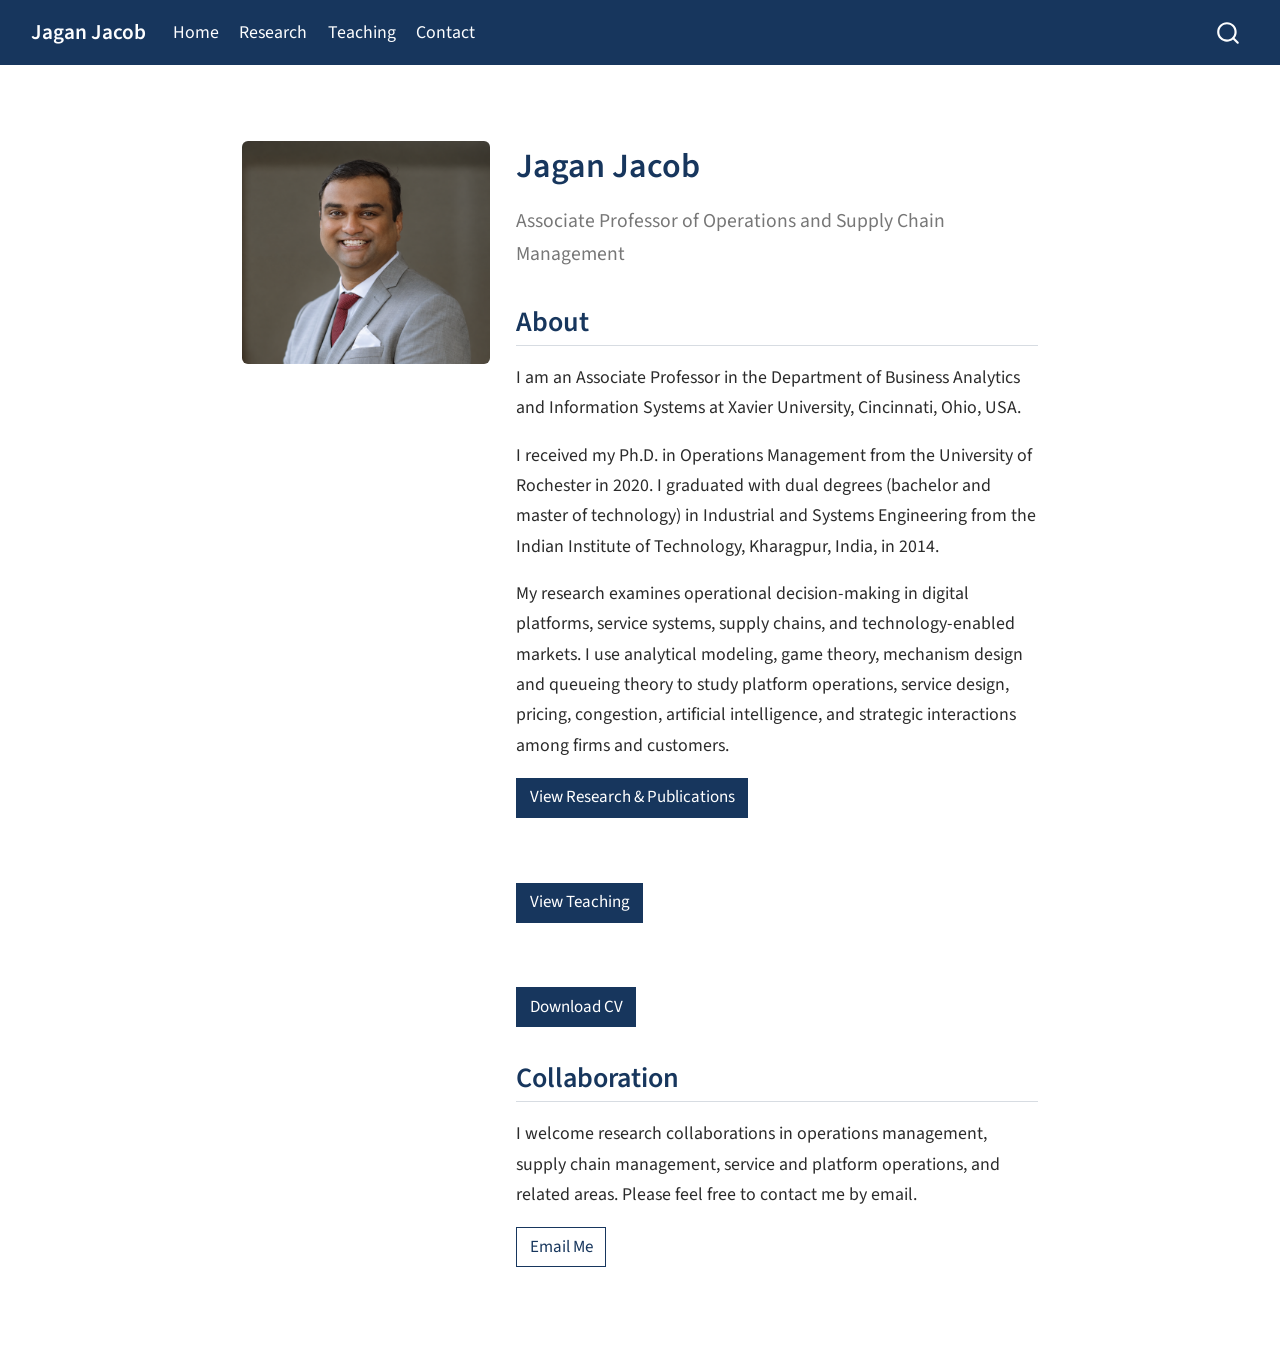
<file: docs/index.html>
<!DOCTYPE html>
<html xmlns="http://www.w3.org/1999/xhtml" lang="en" xml:lang="en"><head>

<meta charset="utf-8">
<meta name="generator" content="quarto-1.10.18">

<meta name="viewport" content="width=device-width, initial-scale=1.0, user-scalable=yes">


<title>Jagan Jacob</title>
<style>
/* Default styles provided by pandoc.
** See https://pandoc.org/MANUAL.html#variables-for-html for config info.
*/
span.smallcaps{font-variant: small-caps;}
div.columns{display: flex; gap: 1.5em;}
div.column{flex: auto;}
@media screen {
div.columns{gap: min(4vw, 1.5em);}
div.column{overflow-x: auto;}
}
div.hanging-indent{margin-left: 1.5em; text-indent: -1.5em;}
ul.task-list{list-style: none;}
ul.task-list li input[type="checkbox"] {
  width: 0.8em;
  margin: 0 0.8em 0.2em -1em; /* quarto-specific, see https://github.com/quarto-dev/quarto-cli/issues/4556 */ 
  vertical-align: middle;
}
</style>


<script src="site_libs/quarto-nav/quarto-nav.js"></script>
<script src="site_libs/quarto-nav/headroom.min.js"></script>
<script src="site_libs/clipboard/clipboard.min.js"></script>
<script src="site_libs/quarto-search/autocomplete.umd.js"></script>
<script src="site_libs/quarto-search/fuse.min.js"></script>
<script src="site_libs/quarto-search/quarto-search.js"></script>
<meta name="quarto:offset" content="./">
<script src="site_libs/quarto-html/quarto.js" type="module"></script>
<script src="site_libs/quarto-html/tabsets/tabsets.js" type="module"></script>
<script src="site_libs/quarto-html/popper.min.js"></script>
<script src="site_libs/quarto-html/tippy.umd.min.js"></script>
<script src="site_libs/quarto-html/anchor.min.js"></script>
<link href="site_libs/quarto-html/tippy.css" rel="stylesheet">
<link href="site_libs/quarto-html/quarto-syntax-highlighting-64a204ab8560d761af7679ceaba22944.css" rel="stylesheet" id="quarto-text-highlighting-styles">
<script src="site_libs/bootstrap/bootstrap.min.js"></script>
<link href="site_libs/bootstrap/bootstrap-icons.css" rel="stylesheet">
<link href="site_libs/bootstrap/bootstrap-221fb94c3ec07aa7e68c2d5abc4fc18e.min.css" rel="stylesheet" append-hash="true" id="quarto-bootstrap" data-mode="light">
<script id="quarto-search-options" type="application/json">{
  "location": "navbar",
  "copy-button": false,
  "collapse-after": 3,
  "panel-placement": "end",
  "type": "overlay",
  "limit": 50,
  "keyboard-shortcut": [
    "f",
    "/",
    "s"
  ],
  "show-item-context": false,
  "language": {
    "search-no-results-text": "No results",
    "search-matching-documents-text": "matching documents",
    "search-copy-link-title": "Copy link to search",
    "search-hide-matches-text": "Hide additional matches",
    "search-more-match-text": "more match in this document",
    "search-more-matches-text": "more matches in this document",
    "search-clear-button-title": "Clear",
    "search-text-placeholder": "",
    "search-detached-cancel-button-title": "Cancel",
    "search-submit-button-title": "Submit",
    "search-label": "Search"
  }
}</script>
<meta name="google-site-verification" content="f1T9qI0t4n9MyY-azlGDOD3_P9FEC4noWMLxddckYcs">


<link rel="stylesheet" href="styles.css">
</head>

<body class="nav-fixed fullcontent quarto-light">

<div id="quarto-search-results"></div>
  <header id="quarto-header" class="headroom fixed-top">
    <nav class="navbar navbar-expand-lg " data-bs-theme="dark">
      <div class="navbar-container container-fluid">
      <div class="navbar-brand-container mx-auto">
    <a class="navbar-brand" href="./index.html">
    <span class="navbar-title">Jagan Jacob</span>
    </a>
  </div>
            <div id="quarto-search" class="" title="Search"></div>
          <button class="navbar-toggler" type="button" data-bs-toggle="collapse" data-bs-target="#navbarCollapse" aria-controls="navbarCollapse" role="menu" aria-expanded="false" aria-label="Toggle navigation" onclick="if (window.quartoToggleHeadroom) { window.quartoToggleHeadroom(); }">
  <span class="navbar-toggler-icon"></span>
</button>
          <div class="collapse navbar-collapse" id="navbarCollapse">
            <ul class="navbar-nav navbar-nav-scroll me-auto">
  <li class="nav-item">
    <a class="nav-link active" href="./index.html" aria-current="page"> 
<span class="menu-text">Home</span></a>
  </li>  
  <li class="nav-item">
    <a class="nav-link" href="./research.html"> 
<span class="menu-text">Research</span></a>
  </li>  
  <li class="nav-item">
    <a class="nav-link" href="./teaching.html"> 
<span class="menu-text">Teaching</span></a>
  </li>  
  <li class="nav-item">
    <a class="nav-link" href="./contact.html"> 
<span class="menu-text">Contact</span></a>
  </li>  
</ul>
          </div> <!-- /navcollapse -->
            <div class="quarto-navbar-tools">
</div>
      </div> <!-- /container-fluid -->
    </nav>
</header>
<!-- content -->
<div id="quarto-content" class="quarto-container page-columns page-rows-contents page-layout-article page-navbar">
<!-- sidebar -->
<!-- margin-sidebar -->
    
<!-- main -->
<main class="content" id="quarto-document-content"><header id="title-block-header" class="quarto-title-block"></header>




<div class="grid">
<div class="g-col-4 d-flex justify-content-center">
<p><img src="images/Headpic.png" class="img-fluid" style="margin-top: 28px; border-radius: 6px;" alt="Jagan Jacob" width="350"></p>
</div>
<section id="jagan-jacob" class="level1 g-col-8">
<h1>Jagan Jacob</h1>
<p><span style="color: #777; font-size: 1.1em;">Associate Professor of Operations and Supply Chain Management</span></p>
<section id="about" class="level2">
<h2 class="anchored" data-anchor-id="about">About</h2>
<p>I am an Associate Professor in the Department of Business Analytics and Information Systems at Xavier University, Cincinnati, Ohio, USA.</p>
<p>I received my Ph.D.&nbsp;in Operations Management from the University of Rochester in 2020. I graduated with dual degrees (bachelor and master of technology) in Industrial and Systems Engineering from the Indian Institute of Technology, Kharagpur, India, in 2014.</p>
<p>My research examines operational decision-making in digital platforms, service systems, supply chains, and technology-enabled markets. I use analytical modeling, game theory, mechanism design and queueing theory to study platform operations, service design, pricing, congestion, artificial intelligence, and strategic interactions among firms and customers.</p>
<p><a href="./research.html" class="btn btn-primary">View Research &amp; Publications</a></p>
<p><br></p>
<p><a href="./teaching.html" class="btn btn-primary">View Teaching</a></p>
<p><br></p>
<p><a href="files/Jagan_Jacob_Resume_CV.pdf" class="btn btn-primary" target="_blank">Download CV</a></p>
</section>
<section id="collaboration" class="level2">
<h2 class="anchored" data-anchor-id="collaboration">Collaboration</h2>
<p>I welcome research collaborations in operations management, supply chain management, service and platform operations, and related areas. Please feel free to contact me by email.</p>
<p><a href="mailto:jaganjacob91@gmail.com" class="btn btn-outline-primary">Email Me</a></p>
</section>
</section>
</div>



</main> <!-- /main -->
<script id="quarto-html-after-body" type="application/javascript">
  window.document.addEventListener("DOMContentLoaded", function (event) {
    const icon = "";
    const anchorJS = new window.AnchorJS();
    anchorJS.options = {
      placement: 'right',
      icon: icon
    };
    anchorJS.add('.anchored');
    const isCodeAnnotation = (el) => {
      for (const clz of el.classList) {
        if (clz.startsWith('code-annotation-')) {                     
          return true;
        }
      }
      return false;
    }
    const onCopySuccess = function(e) {
      // button target
      const button = e.trigger;
      // don't keep focus
      button.blur();
      // flash "checked"
      button.classList.add('code-copy-button-checked');
      var currentTitle = button.getAttribute("title");
      button.setAttribute("title", "Copied!");
      let tooltip;
      if (window.bootstrap) {
        button.setAttribute("data-bs-toggle", "tooltip");
        button.setAttribute("data-bs-placement", "left");
        button.setAttribute("data-bs-title", "Copied!");
        tooltip = new bootstrap.Tooltip(button, 
          { trigger: "manual", 
            customClass: "code-copy-button-tooltip",
            offset: [0, -8]});
        tooltip.show();    
      }
      setTimeout(function() {
        if (tooltip) {
          tooltip.hide();
          button.removeAttribute("data-bs-title");
          button.removeAttribute("data-bs-toggle");
          button.removeAttribute("data-bs-placement");
        }
        button.setAttribute("title", currentTitle);
        button.classList.remove('code-copy-button-checked');
      }, 1000);
      // clear code selection
      e.clearSelection();
    }
    const getTextToCopy = function(trigger) {
      const outerScaffold = trigger.parentElement.cloneNode(true);
      const codeEl = outerScaffold.querySelector('code');
      for (const childEl of codeEl.children) {
        if (isCodeAnnotation(childEl)) {
          childEl.remove();
        }
      }
      return codeEl.innerText;
    }
    const clipboard = new window.ClipboardJS('.code-copy-button:not([data-in-quarto-modal])', {
      text: getTextToCopy
    });
    clipboard.on('success', onCopySuccess);
    if (window.document.getElementById('quarto-embedded-source-code-modal')) {
      const clipboardModal = new window.ClipboardJS('.code-copy-button[data-in-quarto-modal]', {
        text: getTextToCopy,
        container: window.document.getElementById('quarto-embedded-source-code-modal')
      });
      clipboardModal.on('success', onCopySuccess);
    }
      var localhostRegex = new RegExp(/^(?:http|https):\/\/localhost\:?[0-9]*\//);
      var mailtoRegex = new RegExp(/^mailto:/);
        var filterRegex = new RegExp('/' + window.location.host + '/');
      var isInternal = (href) => {
          return filterRegex.test(href) || localhostRegex.test(href) || mailtoRegex.test(href);
      }
      // Inspect non-navigation links and adorn them if external
     var links = window.document.querySelectorAll('a[href]:not(.nav-link):not(.navbar-brand):not(.toc-action):not(.sidebar-link):not(.sidebar-item-toggle):not(.pagination-link):not(.no-external):not([aria-hidden]):not(.dropdown-item):not(.quarto-navigation-tool):not(.about-link)');
      for (var i=0; i<links.length; i++) {
        const link = links[i];
        if (!isInternal(link.href)) {
          // undo the damage that might have been done by quarto-nav.js in the case of
          // links that we want to consider external
          if (link.dataset.originalHref !== undefined) {
            link.href = link.dataset.originalHref;
          }
            // target, if specified
            link.setAttribute("target", "_blank");
            if (link.getAttribute("rel") === null) {
              link.setAttribute("rel", "noopener");
            }
        }
      }
    function tippyHover(el, contentFn, onTriggerFn, onUntriggerFn) {
      const config = {
        allowHTML: true,
        maxWidth: 500,
        delay: 100,
        arrow: false,
        appendTo: function(el) {
            return el.parentElement;
        },
        interactive: true,
        interactiveBorder: 10,
        theme: 'quarto',
        placement: 'bottom-start',
      };
      if (contentFn) {
        config.content = contentFn;
      }
      if (onTriggerFn) {
        config.onTrigger = onTriggerFn;
      }
      if (onUntriggerFn) {
        config.onUntrigger = onUntriggerFn;
      }
      window.tippy(el, config); 
    }
    const noterefs = window.document.querySelectorAll('a[role="doc-noteref"]');
    for (var i=0; i<noterefs.length; i++) {
      const ref = noterefs[i];
      tippyHover(ref, function() {
        // use id or data attribute instead here
        let href = ref.getAttribute('data-footnote-href') || ref.getAttribute('href');
        try { href = new URL(href).hash; } catch {}
        const id = href.replace(/^#\/?/, "");
        const note = window.document.getElementById(id);
        if (note) {
          return note.innerHTML;
        } else {
          return "";
        }
      });
    }
    const xrefs = window.document.querySelectorAll('a.quarto-xref');
    const processXRef = (id, note) => {
      // Strip column container classes
      const stripColumnClz = (el) => {
        el.classList.remove("page-full", "page-columns");
        if (el.children) {
          for (const child of el.children) {
            stripColumnClz(child);
          }
        }
      }
      stripColumnClz(note)
      if (id === null || id.startsWith('sec-')) {
        // Special case sections, only their first couple elements
        const container = document.createElement("div");
        if (note.children && note.children.length > 2) {
          container.appendChild(note.children[0].cloneNode(true));
          for (let i = 1; i < note.children.length; i++) {
            const child = note.children[i];
            if (child.tagName === "P" && child.innerText === "") {
              continue;
            } else {
              container.appendChild(child.cloneNode(true));
              break;
            }
          }
          if (window.Quarto?.typesetMath) {
            window.Quarto.typesetMath(container);
          }
          return container.innerHTML
        } else {
          if (window.Quarto?.typesetMath) {
            window.Quarto.typesetMath(note);
          }
          return note.innerHTML;
        }
      } else {
        // Remove any anchor links if they are present
        const anchorLink = note.querySelector('a.anchorjs-link');
        if (anchorLink) {
          anchorLink.remove();
        }
        if (window.Quarto?.typesetMath) {
          window.Quarto.typesetMath(note);
        }
        if (note.classList.contains("callout")) {
          return note.outerHTML;
        } else {
          return note.innerHTML;
        }
      }
    }
    for (var i=0; i<xrefs.length; i++) {
      const xref = xrefs[i];
      tippyHover(xref, undefined, function(instance) {
        instance.disable();
        let url = xref.getAttribute('href');
        let hash = undefined; 
        if (url.startsWith('#')) {
          hash = url;
        } else {
          try { hash = new URL(url).hash; } catch {}
        }
        if (hash) {
          const id = hash.replace(/^#\/?/, "");
          const note = window.document.getElementById(id);
          if (note !== null) {
            try {
              const html = processXRef(id, note.cloneNode(true));
              instance.setContent(html);
            } finally {
              instance.enable();
              instance.show();
            }
          } else {
            // See if we can fetch this
            fetch(url.split('#')[0])
            .then(res => res.text())
            .then(html => {
              const parser = new DOMParser();
              const htmlDoc = parser.parseFromString(html, "text/html");
              const note = htmlDoc.getElementById(id);
              if (note !== null) {
                const html = processXRef(id, note);
                instance.setContent(html);
              } 
            }).finally(() => {
              instance.enable();
              instance.show();
            });
          }
        } else {
          // See if we can fetch a full url (with no hash to target)
          // This is a special case and we should probably do some content thinning / targeting
          fetch(url)
          .then(res => res.text())
          .then(html => {
            const parser = new DOMParser();
            const htmlDoc = parser.parseFromString(html, "text/html");
            const note = htmlDoc.querySelector('main.content');
            if (note !== null) {
              // This should only happen for chapter cross references
              // (since there is no id in the URL)
              // remove the first header
              if (note.children.length > 0 && note.children[0].tagName === "HEADER") {
                note.children[0].remove();
              }
              const html = processXRef(null, note);
              instance.setContent(html);
            } 
          }).finally(() => {
            instance.enable();
            instance.show();
          });
        }
      }, function(instance) {
      });
    }
        let selectedAnnoteEl;
        const selectorForAnnotation = ( cell, annotation) => {
          let cellAttr = 'data-code-cell="' + cell + '"';
          let lineAttr = 'data-code-annotation="' +  annotation + '"';
          const selector = 'span[' + cellAttr + '][' + lineAttr + ']';
          return selector;
        }
        const selectCodeLines = (annoteEl) => {
          const doc = window.document;
          const targetCell = annoteEl.getAttribute("data-target-cell");
          const targetAnnotation = annoteEl.getAttribute("data-target-annotation");
          const annoteSpan = window.document.querySelector(selectorForAnnotation(targetCell, targetAnnotation));
          const lines = annoteSpan.getAttribute("data-code-lines").split(",");
          const lineIds = lines.map((line) => {
            return targetCell + "-" + line;
          })
          let top = null;
          let height = null;
          let parent = null;
          if (lineIds.length > 0) {
              //compute the position of the single el (top and bottom and make a div)
              const el = window.document.getElementById(lineIds[0]);
              top = el.offsetTop;
              height = el.offsetHeight;
              parent = el.parentElement.parentElement;
            if (lineIds.length > 1) {
              const lastEl = window.document.getElementById(lineIds[lineIds.length - 1]);
              const bottom = lastEl.offsetTop + lastEl.offsetHeight;
              height = bottom - top;
            }
            if (top !== null && height !== null && parent !== null) {
              // cook up a div (if necessary) and position it 
              let div = window.document.getElementById("code-annotation-line-highlight");
              if (div === null) {
                div = window.document.createElement("div");
                div.setAttribute("id", "code-annotation-line-highlight");
                div.style.position = 'absolute';
                parent.appendChild(div);
              }
              div.style.top = top - 2 + "px";
              div.style.height = height + 4 + "px";
              div.style.left = 0;
              let gutterDiv = window.document.getElementById("code-annotation-line-highlight-gutter");
              if (gutterDiv === null) {
                gutterDiv = window.document.createElement("div");
                gutterDiv.setAttribute("id", "code-annotation-line-highlight-gutter");
                gutterDiv.style.position = 'absolute';
                const codeCell = window.document.getElementById(targetCell);
                const gutter = codeCell.querySelector('.code-annotation-gutter');
                gutter.appendChild(gutterDiv);
              }
              gutterDiv.style.top = top - 2 + "px";
              gutterDiv.style.height = height + 4 + "px";
            }
            selectedAnnoteEl = annoteEl;
          }
        };
        const unselectCodeLines = () => {
          const elementsIds = ["code-annotation-line-highlight", "code-annotation-line-highlight-gutter"];
          elementsIds.forEach((elId) => {
            const div = window.document.getElementById(elId);
            if (div) {
              div.remove();
            }
          });
          selectedAnnoteEl = undefined;
        };
          // Handle positioning of the toggle
      window.addEventListener(
        "resize",
        throttle(() => {
          elRect = undefined;
          if (selectedAnnoteEl) {
            selectCodeLines(selectedAnnoteEl);
          }
        }, 10)
      );
      function throttle(fn, ms) {
      let throttle = false;
      let timer;
        return (...args) => {
          if(!throttle) { // first call gets through
              fn.apply(this, args);
              throttle = true;
          } else { // all the others get throttled
              if(timer) clearTimeout(timer); // cancel #2
              timer = setTimeout(() => {
                fn.apply(this, args);
                timer = throttle = false;
              }, ms);
          }
        };
      }
        // Attach click handler to the DT
        const annoteDls = window.document.querySelectorAll('dt[data-target-cell]');
        for (const annoteDlNode of annoteDls) {
          annoteDlNode.addEventListener('click', (event) => {
            const clickedEl = event.target;
            if (clickedEl !== selectedAnnoteEl) {
              unselectCodeLines();
              const activeEl = window.document.querySelector('dt[data-target-cell].code-annotation-active');
              if (activeEl) {
                activeEl.classList.remove('code-annotation-active');
              }
              selectCodeLines(clickedEl);
              clickedEl.classList.add('code-annotation-active');
            } else {
              // Unselect the line
              unselectCodeLines();
              clickedEl.classList.remove('code-annotation-active');
            }
          });
        }
    const findCites = (el) => {
      const parentEl = el.parentElement;
      if (parentEl) {
        const cites = parentEl.dataset.cites;
        if (cites) {
          return {
            el,
            cites: cites.split(' ')
          };
        } else {
          return findCites(el.parentElement)
        }
      } else {
        return undefined;
      }
    };
    var bibliorefs = window.document.querySelectorAll('a[role="doc-biblioref"]');
    for (var i=0; i<bibliorefs.length; i++) {
      const ref = bibliorefs[i];
      const citeInfo = findCites(ref);
      if (citeInfo) {
        tippyHover(citeInfo.el, function() {
          var popup = window.document.createElement('div');
          citeInfo.cites.forEach(function(cite) {
            var citeDiv = window.document.createElement('div');
            citeDiv.classList.add('hanging-indent');
            citeDiv.classList.add('csl-entry');
            var biblioDiv = window.document.getElementById('ref-' + cite);
            if (biblioDiv) {
              citeDiv.innerHTML = biblioDiv.innerHTML;
            }
            popup.appendChild(citeDiv);
          });
          return popup.innerHTML;
        });
      }
    }
  });
  </script>
</div> <!-- /content -->




</body></html>
</file>
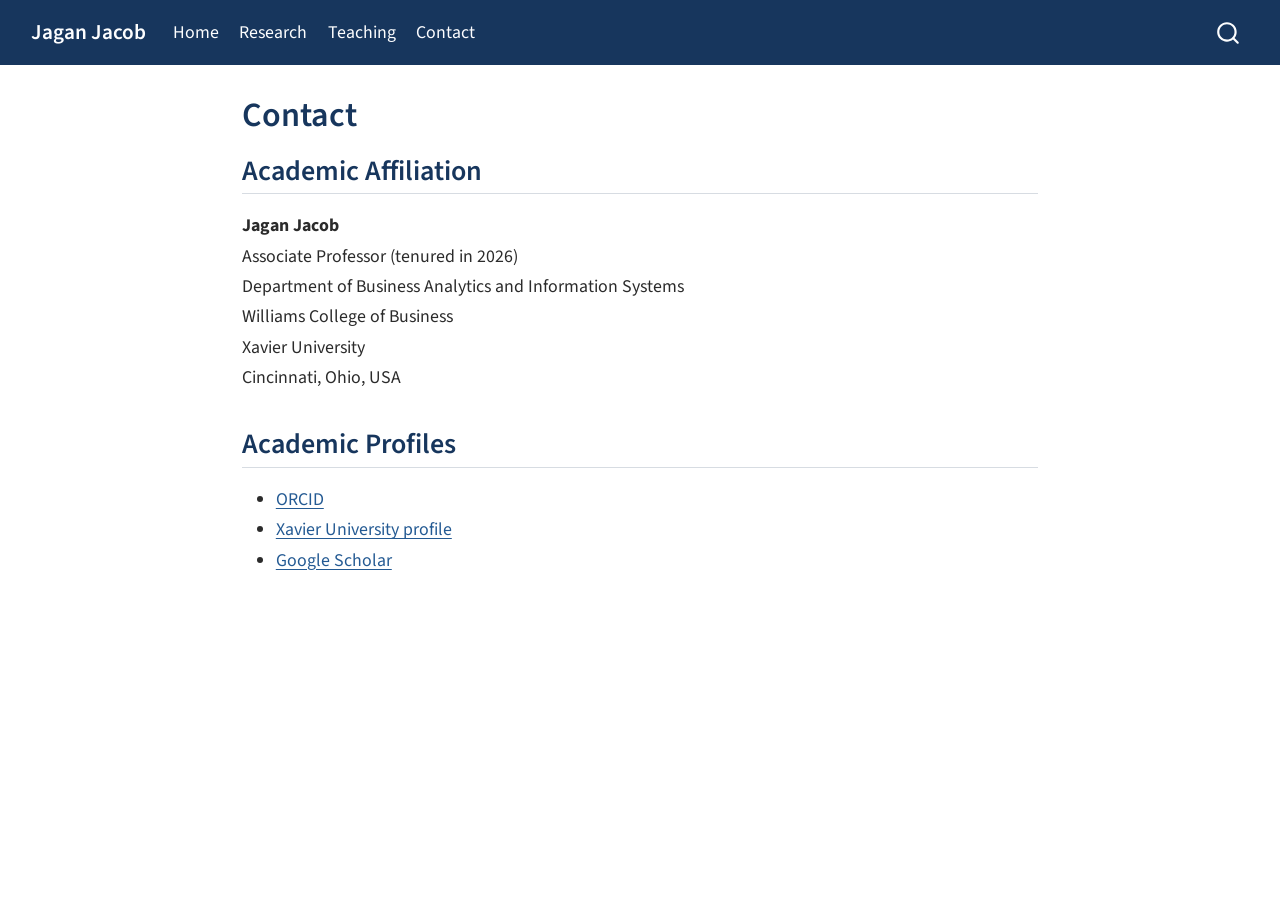
<file: docs/contact.html>
<!DOCTYPE html>
<html xmlns="http://www.w3.org/1999/xhtml" lang="en" xml:lang="en"><head>

<meta charset="utf-8">
<meta name="generator" content="quarto-1.10.18">

<meta name="viewport" content="width=device-width, initial-scale=1.0, user-scalable=yes">


<title>Contact – Jagan Jacob</title>
<style>
/* Default styles provided by pandoc.
** See https://pandoc.org/MANUAL.html#variables-for-html for config info.
*/
span.smallcaps{font-variant: small-caps;}
div.columns{display: flex; gap: 1.5em;}
div.column{flex: auto;}
@media screen {
div.columns{gap: min(4vw, 1.5em);}
div.column{overflow-x: auto;}
}
div.hanging-indent{margin-left: 1.5em; text-indent: -1.5em;}
ul.task-list{list-style: none;}
ul.task-list li input[type="checkbox"] {
  width: 0.8em;
  margin: 0 0.8em 0.2em -1em; /* quarto-specific, see https://github.com/quarto-dev/quarto-cli/issues/4556 */ 
  vertical-align: middle;
}
</style>


<script src="site_libs/quarto-nav/quarto-nav.js"></script>
<script src="site_libs/quarto-nav/headroom.min.js"></script>
<script src="site_libs/clipboard/clipboard.min.js"></script>
<script src="site_libs/quarto-search/autocomplete.umd.js"></script>
<script src="site_libs/quarto-search/fuse.min.js"></script>
<script src="site_libs/quarto-search/quarto-search.js"></script>
<meta name="quarto:offset" content="./">
<script src="site_libs/quarto-html/quarto.js" type="module"></script>
<script src="site_libs/quarto-html/tabsets/tabsets.js" type="module"></script>
<script src="site_libs/quarto-html/popper.min.js"></script>
<script src="site_libs/quarto-html/tippy.umd.min.js"></script>
<script src="site_libs/quarto-html/anchor.min.js"></script>
<link href="site_libs/quarto-html/tippy.css" rel="stylesheet">
<link href="site_libs/quarto-html/quarto-syntax-highlighting-64a204ab8560d761af7679ceaba22944.css" rel="stylesheet" id="quarto-text-highlighting-styles">
<script src="site_libs/bootstrap/bootstrap.min.js"></script>
<link href="site_libs/bootstrap/bootstrap-icons.css" rel="stylesheet">
<link href="site_libs/bootstrap/bootstrap-221fb94c3ec07aa7e68c2d5abc4fc18e.min.css" rel="stylesheet" append-hash="true" id="quarto-bootstrap" data-mode="light">
<script id="quarto-search-options" type="application/json">{
  "location": "navbar",
  "copy-button": false,
  "collapse-after": 3,
  "panel-placement": "end",
  "type": "overlay",
  "limit": 50,
  "keyboard-shortcut": [
    "f",
    "/",
    "s"
  ],
  "show-item-context": false,
  "language": {
    "search-no-results-text": "No results",
    "search-matching-documents-text": "matching documents",
    "search-copy-link-title": "Copy link to search",
    "search-hide-matches-text": "Hide additional matches",
    "search-more-match-text": "more match in this document",
    "search-more-matches-text": "more matches in this document",
    "search-clear-button-title": "Clear",
    "search-text-placeholder": "",
    "search-detached-cancel-button-title": "Cancel",
    "search-submit-button-title": "Submit",
    "search-label": "Search"
  }
}</script>
<meta name="google-site-verification" content="f1T9qI0t4n9MyY-azlGDOD3_P9FEC4noWMLxddckYcs">


<link rel="stylesheet" href="styles.css">
</head>

<body class="nav-fixed fullcontent quarto-light">

<div id="quarto-search-results"></div>
  <header id="quarto-header" class="headroom fixed-top">
    <nav class="navbar navbar-expand-lg " data-bs-theme="dark">
      <div class="navbar-container container-fluid">
      <div class="navbar-brand-container mx-auto">
    <a class="navbar-brand" href="./index.html">
    <span class="navbar-title">Jagan Jacob</span>
    </a>
  </div>
            <div id="quarto-search" class="" title="Search"></div>
          <button class="navbar-toggler" type="button" data-bs-toggle="collapse" data-bs-target="#navbarCollapse" aria-controls="navbarCollapse" role="menu" aria-expanded="false" aria-label="Toggle navigation" onclick="if (window.quartoToggleHeadroom) { window.quartoToggleHeadroom(); }">
  <span class="navbar-toggler-icon"></span>
</button>
          <div class="collapse navbar-collapse" id="navbarCollapse">
            <ul class="navbar-nav navbar-nav-scroll me-auto">
  <li class="nav-item">
    <a class="nav-link" href="./index.html"> 
<span class="menu-text">Home</span></a>
  </li>  
  <li class="nav-item">
    <a class="nav-link" href="./research.html"> 
<span class="menu-text">Research</span></a>
  </li>  
  <li class="nav-item">
    <a class="nav-link" href="./teaching.html"> 
<span class="menu-text">Teaching</span></a>
  </li>  
  <li class="nav-item">
    <a class="nav-link active" href="./contact.html" aria-current="page"> 
<span class="menu-text">Contact</span></a>
  </li>  
</ul>
          </div> <!-- /navcollapse -->
            <div class="quarto-navbar-tools">
</div>
      </div> <!-- /container-fluid -->
    </nav>
</header>
<!-- content -->
<div id="quarto-content" class="quarto-container page-columns page-rows-contents page-layout-article page-navbar">
<!-- sidebar -->
<!-- margin-sidebar -->
    
<!-- main -->
<main class="content" id="quarto-document-content">

<header id="title-block-header" class="quarto-title-block default">
<div class="quarto-title">
<h1 class="title">Contact</h1>
</div>



<div class="quarto-title-meta">

    
  
    
  </div>
  


</header>


<section id="academic-affiliation" class="level2">
<h2 class="anchored" data-anchor-id="academic-affiliation">Academic Affiliation</h2>
<p><strong>Jagan Jacob</strong><br>
Associate Professor (tenured in 2026)<br>
Department of Business Analytics and Information Systems<br>
Williams College of Business<br>
Xavier University<br>
Cincinnati, Ohio, USA</p>
</section>
<section id="academic-profiles" class="level2">
<h2 class="anchored" data-anchor-id="academic-profiles">Academic Profiles</h2>
<ul>
<li><a href="https://orcid.org/0000-0001-5809-3092">ORCID</a></li>
<li><a href="https://www.xavier.edu/business-analytics-program/directory/jagan-jacob">Xavier University profile</a></li>
<li><a href="https://scholar.google.com/citations?user=9WyD1WgAAAAJ&amp;hl=en">Google Scholar</a></li>
</ul>


</section>

</main> <!-- /main -->
<script id="quarto-html-after-body" type="application/javascript">
  window.document.addEventListener("DOMContentLoaded", function (event) {
    const icon = "";
    const anchorJS = new window.AnchorJS();
    anchorJS.options = {
      placement: 'right',
      icon: icon
    };
    anchorJS.add('.anchored');
    const isCodeAnnotation = (el) => {
      for (const clz of el.classList) {
        if (clz.startsWith('code-annotation-')) {                     
          return true;
        }
      }
      return false;
    }
    const onCopySuccess = function(e) {
      // button target
      const button = e.trigger;
      // don't keep focus
      button.blur();
      // flash "checked"
      button.classList.add('code-copy-button-checked');
      var currentTitle = button.getAttribute("title");
      button.setAttribute("title", "Copied!");
      let tooltip;
      if (window.bootstrap) {
        button.setAttribute("data-bs-toggle", "tooltip");
        button.setAttribute("data-bs-placement", "left");
        button.setAttribute("data-bs-title", "Copied!");
        tooltip = new bootstrap.Tooltip(button, 
          { trigger: "manual", 
            customClass: "code-copy-button-tooltip",
            offset: [0, -8]});
        tooltip.show();    
      }
      setTimeout(function() {
        if (tooltip) {
          tooltip.hide();
          button.removeAttribute("data-bs-title");
          button.removeAttribute("data-bs-toggle");
          button.removeAttribute("data-bs-placement");
        }
        button.setAttribute("title", currentTitle);
        button.classList.remove('code-copy-button-checked');
      }, 1000);
      // clear code selection
      e.clearSelection();
    }
    const getTextToCopy = function(trigger) {
      const outerScaffold = trigger.parentElement.cloneNode(true);
      const codeEl = outerScaffold.querySelector('code');
      for (const childEl of codeEl.children) {
        if (isCodeAnnotation(childEl)) {
          childEl.remove();
        }
      }
      return codeEl.innerText;
    }
    const clipboard = new window.ClipboardJS('.code-copy-button:not([data-in-quarto-modal])', {
      text: getTextToCopy
    });
    clipboard.on('success', onCopySuccess);
    if (window.document.getElementById('quarto-embedded-source-code-modal')) {
      const clipboardModal = new window.ClipboardJS('.code-copy-button[data-in-quarto-modal]', {
        text: getTextToCopy,
        container: window.document.getElementById('quarto-embedded-source-code-modal')
      });
      clipboardModal.on('success', onCopySuccess);
    }
      var localhostRegex = new RegExp(/^(?:http|https):\/\/localhost\:?[0-9]*\//);
      var mailtoRegex = new RegExp(/^mailto:/);
        var filterRegex = new RegExp('/' + window.location.host + '/');
      var isInternal = (href) => {
          return filterRegex.test(href) || localhostRegex.test(href) || mailtoRegex.test(href);
      }
      // Inspect non-navigation links and adorn them if external
     var links = window.document.querySelectorAll('a[href]:not(.nav-link):not(.navbar-brand):not(.toc-action):not(.sidebar-link):not(.sidebar-item-toggle):not(.pagination-link):not(.no-external):not([aria-hidden]):not(.dropdown-item):not(.quarto-navigation-tool):not(.about-link)');
      for (var i=0; i<links.length; i++) {
        const link = links[i];
        if (!isInternal(link.href)) {
          // undo the damage that might have been done by quarto-nav.js in the case of
          // links that we want to consider external
          if (link.dataset.originalHref !== undefined) {
            link.href = link.dataset.originalHref;
          }
            // target, if specified
            link.setAttribute("target", "_blank");
            if (link.getAttribute("rel") === null) {
              link.setAttribute("rel", "noopener");
            }
        }
      }
    function tippyHover(el, contentFn, onTriggerFn, onUntriggerFn) {
      const config = {
        allowHTML: true,
        maxWidth: 500,
        delay: 100,
        arrow: false,
        appendTo: function(el) {
            return el.parentElement;
        },
        interactive: true,
        interactiveBorder: 10,
        theme: 'quarto',
        placement: 'bottom-start',
      };
      if (contentFn) {
        config.content = contentFn;
      }
      if (onTriggerFn) {
        config.onTrigger = onTriggerFn;
      }
      if (onUntriggerFn) {
        config.onUntrigger = onUntriggerFn;
      }
      window.tippy(el, config); 
    }
    const noterefs = window.document.querySelectorAll('a[role="doc-noteref"]');
    for (var i=0; i<noterefs.length; i++) {
      const ref = noterefs[i];
      tippyHover(ref, function() {
        // use id or data attribute instead here
        let href = ref.getAttribute('data-footnote-href') || ref.getAttribute('href');
        try { href = new URL(href).hash; } catch {}
        const id = href.replace(/^#\/?/, "");
        const note = window.document.getElementById(id);
        if (note) {
          return note.innerHTML;
        } else {
          return "";
        }
      });
    }
    const xrefs = window.document.querySelectorAll('a.quarto-xref');
    const processXRef = (id, note) => {
      // Strip column container classes
      const stripColumnClz = (el) => {
        el.classList.remove("page-full", "page-columns");
        if (el.children) {
          for (const child of el.children) {
            stripColumnClz(child);
          }
        }
      }
      stripColumnClz(note)
      if (id === null || id.startsWith('sec-')) {
        // Special case sections, only their first couple elements
        const container = document.createElement("div");
        if (note.children && note.children.length > 2) {
          container.appendChild(note.children[0].cloneNode(true));
          for (let i = 1; i < note.children.length; i++) {
            const child = note.children[i];
            if (child.tagName === "P" && child.innerText === "") {
              continue;
            } else {
              container.appendChild(child.cloneNode(true));
              break;
            }
          }
          if (window.Quarto?.typesetMath) {
            window.Quarto.typesetMath(container);
          }
          return container.innerHTML
        } else {
          if (window.Quarto?.typesetMath) {
            window.Quarto.typesetMath(note);
          }
          return note.innerHTML;
        }
      } else {
        // Remove any anchor links if they are present
        const anchorLink = note.querySelector('a.anchorjs-link');
        if (anchorLink) {
          anchorLink.remove();
        }
        if (window.Quarto?.typesetMath) {
          window.Quarto.typesetMath(note);
        }
        if (note.classList.contains("callout")) {
          return note.outerHTML;
        } else {
          return note.innerHTML;
        }
      }
    }
    for (var i=0; i<xrefs.length; i++) {
      const xref = xrefs[i];
      tippyHover(xref, undefined, function(instance) {
        instance.disable();
        let url = xref.getAttribute('href');
        let hash = undefined; 
        if (url.startsWith('#')) {
          hash = url;
        } else {
          try { hash = new URL(url).hash; } catch {}
        }
        if (hash) {
          const id = hash.replace(/^#\/?/, "");
          const note = window.document.getElementById(id);
          if (note !== null) {
            try {
              const html = processXRef(id, note.cloneNode(true));
              instance.setContent(html);
            } finally {
              instance.enable();
              instance.show();
            }
          } else {
            // See if we can fetch this
            fetch(url.split('#')[0])
            .then(res => res.text())
            .then(html => {
              const parser = new DOMParser();
              const htmlDoc = parser.parseFromString(html, "text/html");
              const note = htmlDoc.getElementById(id);
              if (note !== null) {
                const html = processXRef(id, note);
                instance.setContent(html);
              } 
            }).finally(() => {
              instance.enable();
              instance.show();
            });
          }
        } else {
          // See if we can fetch a full url (with no hash to target)
          // This is a special case and we should probably do some content thinning / targeting
          fetch(url)
          .then(res => res.text())
          .then(html => {
            const parser = new DOMParser();
            const htmlDoc = parser.parseFromString(html, "text/html");
            const note = htmlDoc.querySelector('main.content');
            if (note !== null) {
              // This should only happen for chapter cross references
              // (since there is no id in the URL)
              // remove the first header
              if (note.children.length > 0 && note.children[0].tagName === "HEADER") {
                note.children[0].remove();
              }
              const html = processXRef(null, note);
              instance.setContent(html);
            } 
          }).finally(() => {
            instance.enable();
            instance.show();
          });
        }
      }, function(instance) {
      });
    }
        let selectedAnnoteEl;
        const selectorForAnnotation = ( cell, annotation) => {
          let cellAttr = 'data-code-cell="' + cell + '"';
          let lineAttr = 'data-code-annotation="' +  annotation + '"';
          const selector = 'span[' + cellAttr + '][' + lineAttr + ']';
          return selector;
        }
        const selectCodeLines = (annoteEl) => {
          const doc = window.document;
          const targetCell = annoteEl.getAttribute("data-target-cell");
          const targetAnnotation = annoteEl.getAttribute("data-target-annotation");
          const annoteSpan = window.document.querySelector(selectorForAnnotation(targetCell, targetAnnotation));
          const lines = annoteSpan.getAttribute("data-code-lines").split(",");
          const lineIds = lines.map((line) => {
            return targetCell + "-" + line;
          })
          let top = null;
          let height = null;
          let parent = null;
          if (lineIds.length > 0) {
              //compute the position of the single el (top and bottom and make a div)
              const el = window.document.getElementById(lineIds[0]);
              top = el.offsetTop;
              height = el.offsetHeight;
              parent = el.parentElement.parentElement;
            if (lineIds.length > 1) {
              const lastEl = window.document.getElementById(lineIds[lineIds.length - 1]);
              const bottom = lastEl.offsetTop + lastEl.offsetHeight;
              height = bottom - top;
            }
            if (top !== null && height !== null && parent !== null) {
              // cook up a div (if necessary) and position it 
              let div = window.document.getElementById("code-annotation-line-highlight");
              if (div === null) {
                div = window.document.createElement("div");
                div.setAttribute("id", "code-annotation-line-highlight");
                div.style.position = 'absolute';
                parent.appendChild(div);
              }
              div.style.top = top - 2 + "px";
              div.style.height = height + 4 + "px";
              div.style.left = 0;
              let gutterDiv = window.document.getElementById("code-annotation-line-highlight-gutter");
              if (gutterDiv === null) {
                gutterDiv = window.document.createElement("div");
                gutterDiv.setAttribute("id", "code-annotation-line-highlight-gutter");
                gutterDiv.style.position = 'absolute';
                const codeCell = window.document.getElementById(targetCell);
                const gutter = codeCell.querySelector('.code-annotation-gutter');
                gutter.appendChild(gutterDiv);
              }
              gutterDiv.style.top = top - 2 + "px";
              gutterDiv.style.height = height + 4 + "px";
            }
            selectedAnnoteEl = annoteEl;
          }
        };
        const unselectCodeLines = () => {
          const elementsIds = ["code-annotation-line-highlight", "code-annotation-line-highlight-gutter"];
          elementsIds.forEach((elId) => {
            const div = window.document.getElementById(elId);
            if (div) {
              div.remove();
            }
          });
          selectedAnnoteEl = undefined;
        };
          // Handle positioning of the toggle
      window.addEventListener(
        "resize",
        throttle(() => {
          elRect = undefined;
          if (selectedAnnoteEl) {
            selectCodeLines(selectedAnnoteEl);
          }
        }, 10)
      );
      function throttle(fn, ms) {
      let throttle = false;
      let timer;
        return (...args) => {
          if(!throttle) { // first call gets through
              fn.apply(this, args);
              throttle = true;
          } else { // all the others get throttled
              if(timer) clearTimeout(timer); // cancel #2
              timer = setTimeout(() => {
                fn.apply(this, args);
                timer = throttle = false;
              }, ms);
          }
        };
      }
        // Attach click handler to the DT
        const annoteDls = window.document.querySelectorAll('dt[data-target-cell]');
        for (const annoteDlNode of annoteDls) {
          annoteDlNode.addEventListener('click', (event) => {
            const clickedEl = event.target;
            if (clickedEl !== selectedAnnoteEl) {
              unselectCodeLines();
              const activeEl = window.document.querySelector('dt[data-target-cell].code-annotation-active');
              if (activeEl) {
                activeEl.classList.remove('code-annotation-active');
              }
              selectCodeLines(clickedEl);
              clickedEl.classList.add('code-annotation-active');
            } else {
              // Unselect the line
              unselectCodeLines();
              clickedEl.classList.remove('code-annotation-active');
            }
          });
        }
    const findCites = (el) => {
      const parentEl = el.parentElement;
      if (parentEl) {
        const cites = parentEl.dataset.cites;
        if (cites) {
          return {
            el,
            cites: cites.split(' ')
          };
        } else {
          return findCites(el.parentElement)
        }
      } else {
        return undefined;
      }
    };
    var bibliorefs = window.document.querySelectorAll('a[role="doc-biblioref"]');
    for (var i=0; i<bibliorefs.length; i++) {
      const ref = bibliorefs[i];
      const citeInfo = findCites(ref);
      if (citeInfo) {
        tippyHover(citeInfo.el, function() {
          var popup = window.document.createElement('div');
          citeInfo.cites.forEach(function(cite) {
            var citeDiv = window.document.createElement('div');
            citeDiv.classList.add('hanging-indent');
            citeDiv.classList.add('csl-entry');
            var biblioDiv = window.document.getElementById('ref-' + cite);
            if (biblioDiv) {
              citeDiv.innerHTML = biblioDiv.innerHTML;
            }
            popup.appendChild(citeDiv);
          });
          return popup.innerHTML;
        });
      }
    }
  });
  </script>
</div> <!-- /content -->




</body></html>
</file>
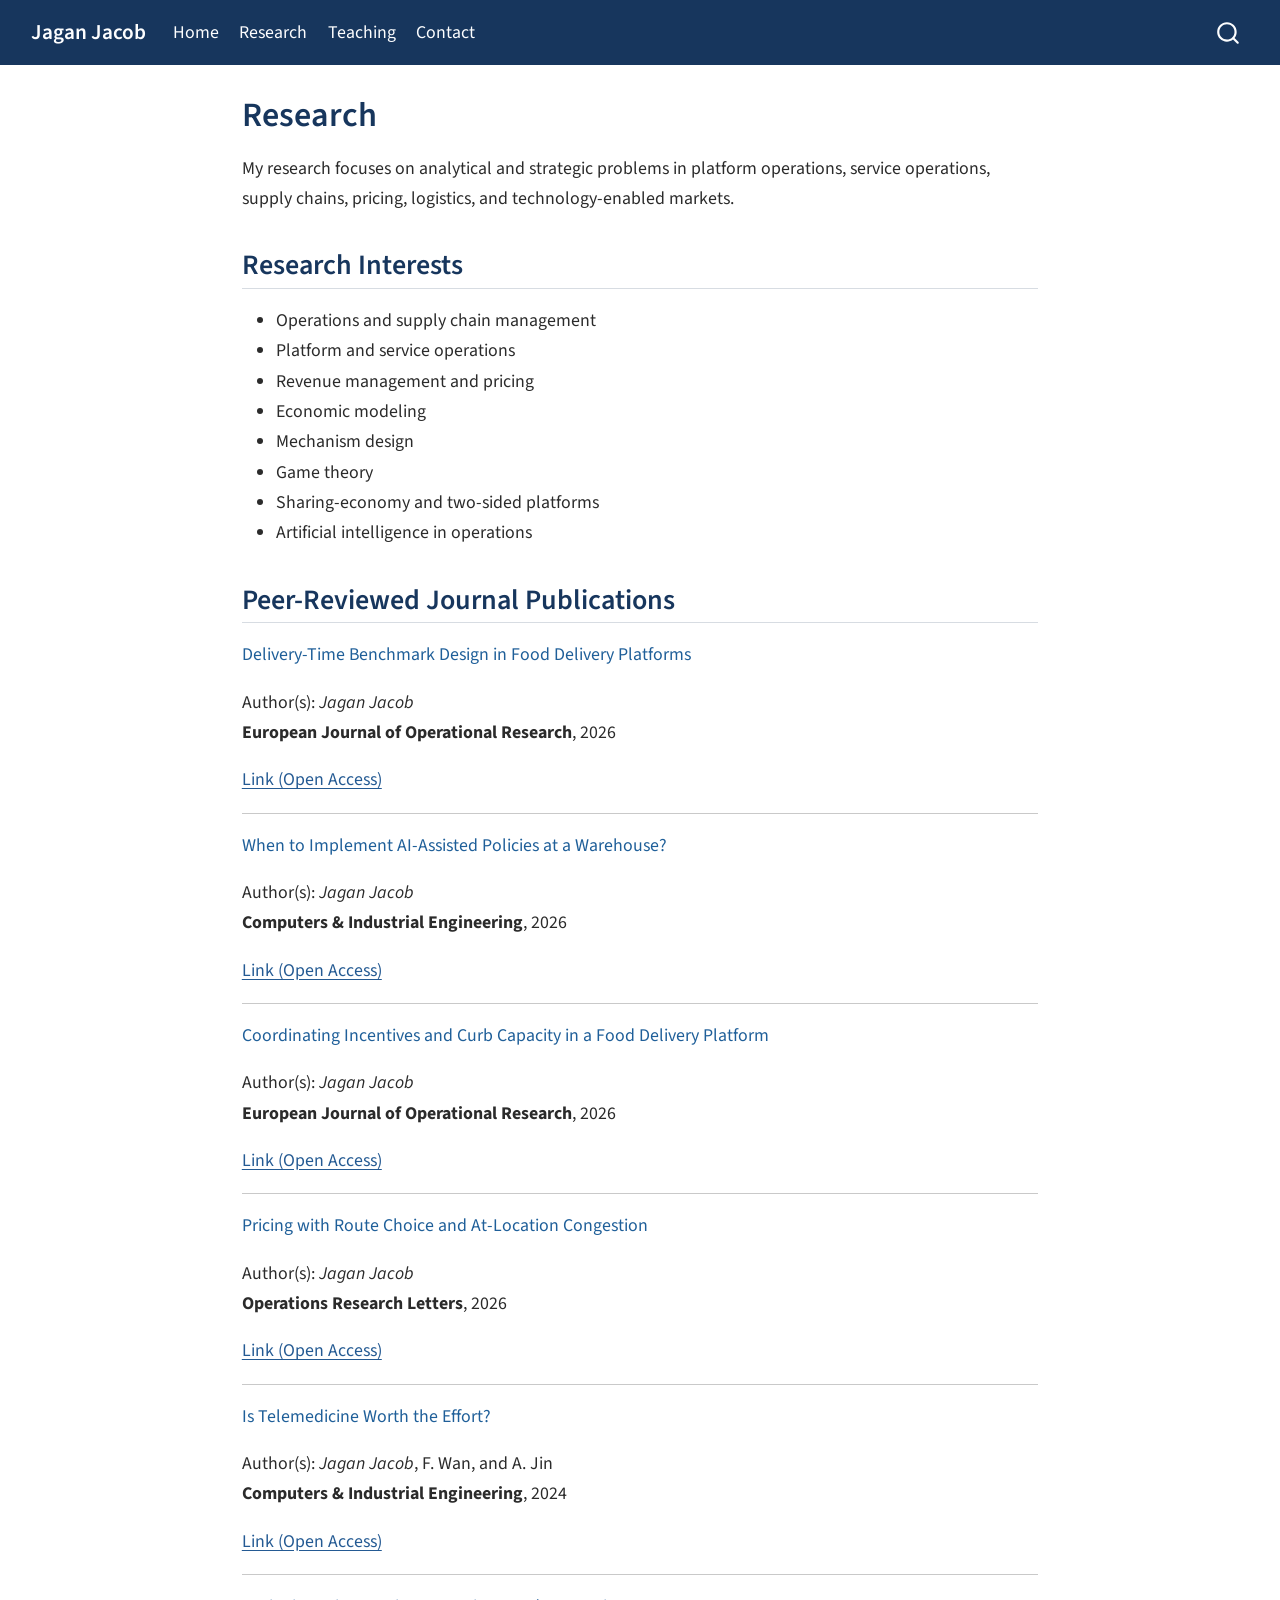
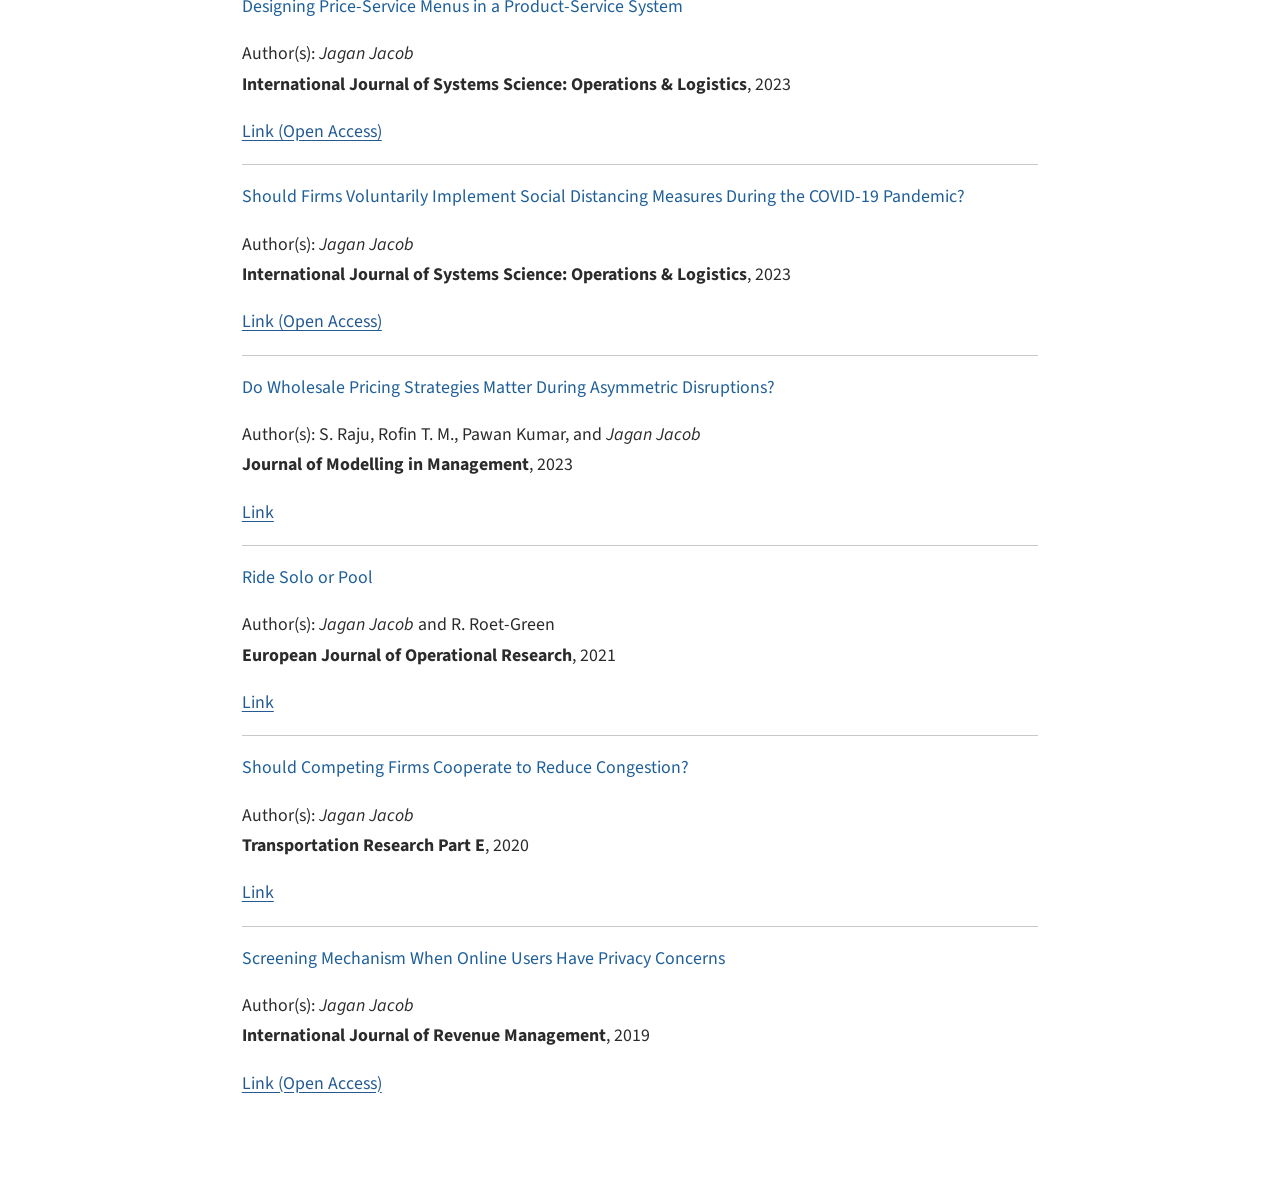
<file: docs/research.html>
<!DOCTYPE html>
<html xmlns="http://www.w3.org/1999/xhtml" lang="en" xml:lang="en"><head>

<meta charset="utf-8">
<meta name="generator" content="quarto-1.10.18">

<meta name="viewport" content="width=device-width, initial-scale=1.0, user-scalable=yes">


<title>Research – Jagan Jacob</title>
<style>
/* Default styles provided by pandoc.
** See https://pandoc.org/MANUAL.html#variables-for-html for config info.
*/
span.smallcaps{font-variant: small-caps;}
div.columns{display: flex; gap: 1.5em;}
div.column{flex: auto;}
@media screen {
div.columns{gap: min(4vw, 1.5em);}
div.column{overflow-x: auto;}
}
div.hanging-indent{margin-left: 1.5em; text-indent: -1.5em;}
ul.task-list{list-style: none;}
ul.task-list li input[type="checkbox"] {
  width: 0.8em;
  margin: 0 0.8em 0.2em -1em; /* quarto-specific, see https://github.com/quarto-dev/quarto-cli/issues/4556 */ 
  vertical-align: middle;
}
</style>


<script src="site_libs/quarto-nav/quarto-nav.js"></script>
<script src="site_libs/quarto-nav/headroom.min.js"></script>
<script src="site_libs/clipboard/clipboard.min.js"></script>
<script src="site_libs/quarto-search/autocomplete.umd.js"></script>
<script src="site_libs/quarto-search/fuse.min.js"></script>
<script src="site_libs/quarto-search/quarto-search.js"></script>
<meta name="quarto:offset" content="./">
<script src="site_libs/quarto-html/quarto.js" type="module"></script>
<script src="site_libs/quarto-html/tabsets/tabsets.js" type="module"></script>
<script src="site_libs/quarto-html/popper.min.js"></script>
<script src="site_libs/quarto-html/tippy.umd.min.js"></script>
<script src="site_libs/quarto-html/anchor.min.js"></script>
<link href="site_libs/quarto-html/tippy.css" rel="stylesheet">
<link href="site_libs/quarto-html/quarto-syntax-highlighting-64a204ab8560d761af7679ceaba22944.css" rel="stylesheet" id="quarto-text-highlighting-styles">
<script src="site_libs/bootstrap/bootstrap.min.js"></script>
<link href="site_libs/bootstrap/bootstrap-icons.css" rel="stylesheet">
<link href="site_libs/bootstrap/bootstrap-221fb94c3ec07aa7e68c2d5abc4fc18e.min.css" rel="stylesheet" append-hash="true" id="quarto-bootstrap" data-mode="light">
<script id="quarto-search-options" type="application/json">{
  "location": "navbar",
  "copy-button": false,
  "collapse-after": 3,
  "panel-placement": "end",
  "type": "overlay",
  "limit": 50,
  "keyboard-shortcut": [
    "f",
    "/",
    "s"
  ],
  "show-item-context": false,
  "language": {
    "search-no-results-text": "No results",
    "search-matching-documents-text": "matching documents",
    "search-copy-link-title": "Copy link to search",
    "search-hide-matches-text": "Hide additional matches",
    "search-more-match-text": "more match in this document",
    "search-more-matches-text": "more matches in this document",
    "search-clear-button-title": "Clear",
    "search-text-placeholder": "",
    "search-detached-cancel-button-title": "Cancel",
    "search-submit-button-title": "Submit",
    "search-label": "Search"
  }
}</script>
<meta name="google-site-verification" content="f1T9qI0t4n9MyY-azlGDOD3_P9FEC4noWMLxddckYcs">


<link rel="stylesheet" href="styles.css">
</head>

<body class="nav-fixed fullcontent quarto-light">

<div id="quarto-search-results"></div>
  <header id="quarto-header" class="headroom fixed-top">
    <nav class="navbar navbar-expand-lg " data-bs-theme="dark">
      <div class="navbar-container container-fluid">
      <div class="navbar-brand-container mx-auto">
    <a class="navbar-brand" href="./index.html">
    <span class="navbar-title">Jagan Jacob</span>
    </a>
  </div>
            <div id="quarto-search" class="" title="Search"></div>
          <button class="navbar-toggler" type="button" data-bs-toggle="collapse" data-bs-target="#navbarCollapse" aria-controls="navbarCollapse" role="menu" aria-expanded="false" aria-label="Toggle navigation" onclick="if (window.quartoToggleHeadroom) { window.quartoToggleHeadroom(); }">
  <span class="navbar-toggler-icon"></span>
</button>
          <div class="collapse navbar-collapse" id="navbarCollapse">
            <ul class="navbar-nav navbar-nav-scroll me-auto">
  <li class="nav-item">
    <a class="nav-link" href="./index.html"> 
<span class="menu-text">Home</span></a>
  </li>  
  <li class="nav-item">
    <a class="nav-link active" href="./research.html" aria-current="page"> 
<span class="menu-text">Research</span></a>
  </li>  
  <li class="nav-item">
    <a class="nav-link" href="./teaching.html"> 
<span class="menu-text">Teaching</span></a>
  </li>  
  <li class="nav-item">
    <a class="nav-link" href="./contact.html"> 
<span class="menu-text">Contact</span></a>
  </li>  
</ul>
          </div> <!-- /navcollapse -->
            <div class="quarto-navbar-tools">
</div>
      </div> <!-- /container-fluid -->
    </nav>
</header>
<!-- content -->
<div id="quarto-content" class="quarto-container page-columns page-rows-contents page-layout-article page-navbar">
<!-- sidebar -->
<!-- margin-sidebar -->
    
<!-- main -->
<main class="content" id="quarto-document-content">

<header id="title-block-header" class="quarto-title-block default">
<div class="quarto-title">
<h1 class="title">Research</h1>
</div>



<div class="quarto-title-meta">

    
  
    
  </div>
  


</header>


<p>My research focuses on analytical and strategic problems in platform operations, service operations, supply chains, pricing, logistics, and technology-enabled markets.</p>
<section id="research-interests" class="level2">
<h2 class="anchored" data-anchor-id="research-interests">Research Interests</h2>
<ul>
<li>Operations and supply chain management</li>
<li>Platform and service operations</li>
<li>Revenue management and pricing</li>
<li>Economic modeling</li>
<li>Mechanism design</li>
<li>Game theory</li>
<li>Sharing-economy and two-sided platforms</li>
<li>Artificial intelligence in operations</li>
</ul>
</section>
<section id="peer-reviewed-journal-publications" class="level2">
<h2 class="anchored" data-anchor-id="peer-reviewed-journal-publications">Peer-Reviewed Journal Publications</h2>
<p><span style="color: #1F5F99;">Delivery-Time Benchmark Design in Food Delivery Platforms</span></p>
<p>Author(s): <em>Jagan Jacob</em><br>
<strong>European Journal of Operational Research</strong>, 2026</p>
<p><a href="https://doi.org/10.1016/j.ejor.2026.06.036">Link (Open Access)</a></p>
<hr>
<p><span style="color: #1F5F99;">When to Implement AI-Assisted Policies at a Warehouse?</span></p>
<p>Author(s): <em>Jagan Jacob</em><br>
<strong>Computers &amp; Industrial Engineering</strong>, 2026</p>
<p><a href="https://doi.org/10.1016/j.cie.2026.112054">Link (Open Access)</a></p>
<hr>
<p><span style="color: #1F5F99;">Coordinating Incentives and Curb Capacity in a Food Delivery Platform</span></p>
<p>Author(s): <em>Jagan Jacob</em><br>
<strong>European Journal of Operational Research</strong>, 2026</p>
<p><a href="https://doi.org/10.1016/j.ejor.2026.03.004">Link (Open Access)</a></p>
<hr>
<p><span style="color: #1F5F99;">Pricing with Route Choice and At-Location Congestion</span></p>
<p>Author(s): <em>Jagan Jacob</em><br>
<strong>Operations Research Letters</strong>, 2026</p>
<p><a href="https://doi.org/10.1016/j.orl.2026.107510">Link (Open Access)</a></p>
<hr>
<p><span style="color: #1F5F99;">Is Telemedicine Worth the Effort?</span></p>
<p>Author(s): <em>Jagan Jacob</em>, F. Wan, and A. Jin<br>
<strong>Computers &amp; Industrial Engineering</strong>, 2024</p>
<p><a href="https://doi.org/10.1016/j.cie.2023.109854">Link (Open Access)</a></p>
<hr>
<p><span style="color: #1F5F99;">Designing Price-Service Menus in a Product-Service System</span></p>
<p>Author(s): <em>Jagan Jacob</em><br>
<strong>International Journal of Systems Science: Operations &amp; Logistics</strong>, 2023</p>
<p><a href="https://doi.org/10.1080/23302674.2023.2235812">Link (Open Access)</a></p>
<hr>
<p><span style="color: #1F5F99;">Should Firms Voluntarily Implement Social Distancing Measures During the COVID-19 Pandemic?</span></p>
<p>Author(s): <em>Jagan Jacob</em><br>
<strong>International Journal of Systems Science: Operations &amp; Logistics</strong>, 2023</p>
<p><a href="https://doi.org/10.1080/23302674.2023.2253369">Link (Open Access)</a></p>
<hr>
<p><span style="color: #1F5F99;">Do Wholesale Pricing Strategies Matter During Asymmetric Disruptions?</span></p>
<p>Author(s): S. Raju, Rofin T. M., Pawan Kumar, and <em>Jagan Jacob</em><br>
<strong>Journal of Modelling in Management</strong>, 2023</p>
<p><a href="https://doi.org/10.1108/JM2-12-2022-0289">Link</a></p>
<hr>
<p><span style="color: #1F5F99;">Ride Solo or Pool</span></p>
<p>Author(s): <em>Jagan Jacob</em> and R. Roet-Green<br>
<strong>European Journal of Operational Research</strong>, 2021</p>
<p><a href="https://doi.org/10.1016/j.ejor.2021.03.058">Link</a></p>
<hr>
<p><span style="color: #1F5F99;">Should Competing Firms Cooperate to Reduce Congestion?</span></p>
<p>Author(s): <em>Jagan Jacob</em><br>
<strong>Transportation Research Part E</strong>, 2020</p>
<p><a href="https://doi.org/10.1016/j.tre.2020.101929">Link</a></p>
<hr>
<p><span style="color: #1F5F99;">Screening Mechanism When Online Users Have Privacy Concerns</span></p>
<p>Author(s): <em>Jagan Jacob</em><br>
<strong>International Journal of Revenue Management</strong>, 2019</p>
<p><a href="https://ideas.repec.org/a/ids/ijrevm/v11y2019i1-2p89-125.html">Link (Open Access)</a></p>


</section>

</main> <!-- /main -->
<script id="quarto-html-after-body" type="application/javascript">
  window.document.addEventListener("DOMContentLoaded", function (event) {
    const icon = "";
    const anchorJS = new window.AnchorJS();
    anchorJS.options = {
      placement: 'right',
      icon: icon
    };
    anchorJS.add('.anchored');
    const isCodeAnnotation = (el) => {
      for (const clz of el.classList) {
        if (clz.startsWith('code-annotation-')) {                     
          return true;
        }
      }
      return false;
    }
    const onCopySuccess = function(e) {
      // button target
      const button = e.trigger;
      // don't keep focus
      button.blur();
      // flash "checked"
      button.classList.add('code-copy-button-checked');
      var currentTitle = button.getAttribute("title");
      button.setAttribute("title", "Copied!");
      let tooltip;
      if (window.bootstrap) {
        button.setAttribute("data-bs-toggle", "tooltip");
        button.setAttribute("data-bs-placement", "left");
        button.setAttribute("data-bs-title", "Copied!");
        tooltip = new bootstrap.Tooltip(button, 
          { trigger: "manual", 
            customClass: "code-copy-button-tooltip",
            offset: [0, -8]});
        tooltip.show();    
      }
      setTimeout(function() {
        if (tooltip) {
          tooltip.hide();
          button.removeAttribute("data-bs-title");
          button.removeAttribute("data-bs-toggle");
          button.removeAttribute("data-bs-placement");
        }
        button.setAttribute("title", currentTitle);
        button.classList.remove('code-copy-button-checked');
      }, 1000);
      // clear code selection
      e.clearSelection();
    }
    const getTextToCopy = function(trigger) {
      const outerScaffold = trigger.parentElement.cloneNode(true);
      const codeEl = outerScaffold.querySelector('code');
      for (const childEl of codeEl.children) {
        if (isCodeAnnotation(childEl)) {
          childEl.remove();
        }
      }
      return codeEl.innerText;
    }
    const clipboard = new window.ClipboardJS('.code-copy-button:not([data-in-quarto-modal])', {
      text: getTextToCopy
    });
    clipboard.on('success', onCopySuccess);
    if (window.document.getElementById('quarto-embedded-source-code-modal')) {
      const clipboardModal = new window.ClipboardJS('.code-copy-button[data-in-quarto-modal]', {
        text: getTextToCopy,
        container: window.document.getElementById('quarto-embedded-source-code-modal')
      });
      clipboardModal.on('success', onCopySuccess);
    }
      var localhostRegex = new RegExp(/^(?:http|https):\/\/localhost\:?[0-9]*\//);
      var mailtoRegex = new RegExp(/^mailto:/);
        var filterRegex = new RegExp('/' + window.location.host + '/');
      var isInternal = (href) => {
          return filterRegex.test(href) || localhostRegex.test(href) || mailtoRegex.test(href);
      }
      // Inspect non-navigation links and adorn them if external
     var links = window.document.querySelectorAll('a[href]:not(.nav-link):not(.navbar-brand):not(.toc-action):not(.sidebar-link):not(.sidebar-item-toggle):not(.pagination-link):not(.no-external):not([aria-hidden]):not(.dropdown-item):not(.quarto-navigation-tool):not(.about-link)');
      for (var i=0; i<links.length; i++) {
        const link = links[i];
        if (!isInternal(link.href)) {
          // undo the damage that might have been done by quarto-nav.js in the case of
          // links that we want to consider external
          if (link.dataset.originalHref !== undefined) {
            link.href = link.dataset.originalHref;
          }
            // target, if specified
            link.setAttribute("target", "_blank");
            if (link.getAttribute("rel") === null) {
              link.setAttribute("rel", "noopener");
            }
        }
      }
    function tippyHover(el, contentFn, onTriggerFn, onUntriggerFn) {
      const config = {
        allowHTML: true,
        maxWidth: 500,
        delay: 100,
        arrow: false,
        appendTo: function(el) {
            return el.parentElement;
        },
        interactive: true,
        interactiveBorder: 10,
        theme: 'quarto',
        placement: 'bottom-start',
      };
      if (contentFn) {
        config.content = contentFn;
      }
      if (onTriggerFn) {
        config.onTrigger = onTriggerFn;
      }
      if (onUntriggerFn) {
        config.onUntrigger = onUntriggerFn;
      }
      window.tippy(el, config); 
    }
    const noterefs = window.document.querySelectorAll('a[role="doc-noteref"]');
    for (var i=0; i<noterefs.length; i++) {
      const ref = noterefs[i];
      tippyHover(ref, function() {
        // use id or data attribute instead here
        let href = ref.getAttribute('data-footnote-href') || ref.getAttribute('href');
        try { href = new URL(href).hash; } catch {}
        const id = href.replace(/^#\/?/, "");
        const note = window.document.getElementById(id);
        if (note) {
          return note.innerHTML;
        } else {
          return "";
        }
      });
    }
    const xrefs = window.document.querySelectorAll('a.quarto-xref');
    const processXRef = (id, note) => {
      // Strip column container classes
      const stripColumnClz = (el) => {
        el.classList.remove("page-full", "page-columns");
        if (el.children) {
          for (const child of el.children) {
            stripColumnClz(child);
          }
        }
      }
      stripColumnClz(note)
      if (id === null || id.startsWith('sec-')) {
        // Special case sections, only their first couple elements
        const container = document.createElement("div");
        if (note.children && note.children.length > 2) {
          container.appendChild(note.children[0].cloneNode(true));
          for (let i = 1; i < note.children.length; i++) {
            const child = note.children[i];
            if (child.tagName === "P" && child.innerText === "") {
              continue;
            } else {
              container.appendChild(child.cloneNode(true));
              break;
            }
          }
          if (window.Quarto?.typesetMath) {
            window.Quarto.typesetMath(container);
          }
          return container.innerHTML
        } else {
          if (window.Quarto?.typesetMath) {
            window.Quarto.typesetMath(note);
          }
          return note.innerHTML;
        }
      } else {
        // Remove any anchor links if they are present
        const anchorLink = note.querySelector('a.anchorjs-link');
        if (anchorLink) {
          anchorLink.remove();
        }
        if (window.Quarto?.typesetMath) {
          window.Quarto.typesetMath(note);
        }
        if (note.classList.contains("callout")) {
          return note.outerHTML;
        } else {
          return note.innerHTML;
        }
      }
    }
    for (var i=0; i<xrefs.length; i++) {
      const xref = xrefs[i];
      tippyHover(xref, undefined, function(instance) {
        instance.disable();
        let url = xref.getAttribute('href');
        let hash = undefined; 
        if (url.startsWith('#')) {
          hash = url;
        } else {
          try { hash = new URL(url).hash; } catch {}
        }
        if (hash) {
          const id = hash.replace(/^#\/?/, "");
          const note = window.document.getElementById(id);
          if (note !== null) {
            try {
              const html = processXRef(id, note.cloneNode(true));
              instance.setContent(html);
            } finally {
              instance.enable();
              instance.show();
            }
          } else {
            // See if we can fetch this
            fetch(url.split('#')[0])
            .then(res => res.text())
            .then(html => {
              const parser = new DOMParser();
              const htmlDoc = parser.parseFromString(html, "text/html");
              const note = htmlDoc.getElementById(id);
              if (note !== null) {
                const html = processXRef(id, note);
                instance.setContent(html);
              } 
            }).finally(() => {
              instance.enable();
              instance.show();
            });
          }
        } else {
          // See if we can fetch a full url (with no hash to target)
          // This is a special case and we should probably do some content thinning / targeting
          fetch(url)
          .then(res => res.text())
          .then(html => {
            const parser = new DOMParser();
            const htmlDoc = parser.parseFromString(html, "text/html");
            const note = htmlDoc.querySelector('main.content');
            if (note !== null) {
              // This should only happen for chapter cross references
              // (since there is no id in the URL)
              // remove the first header
              if (note.children.length > 0 && note.children[0].tagName === "HEADER") {
                note.children[0].remove();
              }
              const html = processXRef(null, note);
              instance.setContent(html);
            } 
          }).finally(() => {
            instance.enable();
            instance.show();
          });
        }
      }, function(instance) {
      });
    }
        let selectedAnnoteEl;
        const selectorForAnnotation = ( cell, annotation) => {
          let cellAttr = 'data-code-cell="' + cell + '"';
          let lineAttr = 'data-code-annotation="' +  annotation + '"';
          const selector = 'span[' + cellAttr + '][' + lineAttr + ']';
          return selector;
        }
        const selectCodeLines = (annoteEl) => {
          const doc = window.document;
          const targetCell = annoteEl.getAttribute("data-target-cell");
          const targetAnnotation = annoteEl.getAttribute("data-target-annotation");
          const annoteSpan = window.document.querySelector(selectorForAnnotation(targetCell, targetAnnotation));
          const lines = annoteSpan.getAttribute("data-code-lines").split(",");
          const lineIds = lines.map((line) => {
            return targetCell + "-" + line;
          })
          let top = null;
          let height = null;
          let parent = null;
          if (lineIds.length > 0) {
              //compute the position of the single el (top and bottom and make a div)
              const el = window.document.getElementById(lineIds[0]);
              top = el.offsetTop;
              height = el.offsetHeight;
              parent = el.parentElement.parentElement;
            if (lineIds.length > 1) {
              const lastEl = window.document.getElementById(lineIds[lineIds.length - 1]);
              const bottom = lastEl.offsetTop + lastEl.offsetHeight;
              height = bottom - top;
            }
            if (top !== null && height !== null && parent !== null) {
              // cook up a div (if necessary) and position it 
              let div = window.document.getElementById("code-annotation-line-highlight");
              if (div === null) {
                div = window.document.createElement("div");
                div.setAttribute("id", "code-annotation-line-highlight");
                div.style.position = 'absolute';
                parent.appendChild(div);
              }
              div.style.top = top - 2 + "px";
              div.style.height = height + 4 + "px";
              div.style.left = 0;
              let gutterDiv = window.document.getElementById("code-annotation-line-highlight-gutter");
              if (gutterDiv === null) {
                gutterDiv = window.document.createElement("div");
                gutterDiv.setAttribute("id", "code-annotation-line-highlight-gutter");
                gutterDiv.style.position = 'absolute';
                const codeCell = window.document.getElementById(targetCell);
                const gutter = codeCell.querySelector('.code-annotation-gutter');
                gutter.appendChild(gutterDiv);
              }
              gutterDiv.style.top = top - 2 + "px";
              gutterDiv.style.height = height + 4 + "px";
            }
            selectedAnnoteEl = annoteEl;
          }
        };
        const unselectCodeLines = () => {
          const elementsIds = ["code-annotation-line-highlight", "code-annotation-line-highlight-gutter"];
          elementsIds.forEach((elId) => {
            const div = window.document.getElementById(elId);
            if (div) {
              div.remove();
            }
          });
          selectedAnnoteEl = undefined;
        };
          // Handle positioning of the toggle
      window.addEventListener(
        "resize",
        throttle(() => {
          elRect = undefined;
          if (selectedAnnoteEl) {
            selectCodeLines(selectedAnnoteEl);
          }
        }, 10)
      );
      function throttle(fn, ms) {
      let throttle = false;
      let timer;
        return (...args) => {
          if(!throttle) { // first call gets through
              fn.apply(this, args);
              throttle = true;
          } else { // all the others get throttled
              if(timer) clearTimeout(timer); // cancel #2
              timer = setTimeout(() => {
                fn.apply(this, args);
                timer = throttle = false;
              }, ms);
          }
        };
      }
        // Attach click handler to the DT
        const annoteDls = window.document.querySelectorAll('dt[data-target-cell]');
        for (const annoteDlNode of annoteDls) {
          annoteDlNode.addEventListener('click', (event) => {
            const clickedEl = event.target;
            if (clickedEl !== selectedAnnoteEl) {
              unselectCodeLines();
              const activeEl = window.document.querySelector('dt[data-target-cell].code-annotation-active');
              if (activeEl) {
                activeEl.classList.remove('code-annotation-active');
              }
              selectCodeLines(clickedEl);
              clickedEl.classList.add('code-annotation-active');
            } else {
              // Unselect the line
              unselectCodeLines();
              clickedEl.classList.remove('code-annotation-active');
            }
          });
        }
    const findCites = (el) => {
      const parentEl = el.parentElement;
      if (parentEl) {
        const cites = parentEl.dataset.cites;
        if (cites) {
          return {
            el,
            cites: cites.split(' ')
          };
        } else {
          return findCites(el.parentElement)
        }
      } else {
        return undefined;
      }
    };
    var bibliorefs = window.document.querySelectorAll('a[role="doc-biblioref"]');
    for (var i=0; i<bibliorefs.length; i++) {
      const ref = bibliorefs[i];
      const citeInfo = findCites(ref);
      if (citeInfo) {
        tippyHover(citeInfo.el, function() {
          var popup = window.document.createElement('div');
          citeInfo.cites.forEach(function(cite) {
            var citeDiv = window.document.createElement('div');
            citeDiv.classList.add('hanging-indent');
            citeDiv.classList.add('csl-entry');
            var biblioDiv = window.document.getElementById('ref-' + cite);
            if (biblioDiv) {
              citeDiv.innerHTML = biblioDiv.innerHTML;
            }
            popup.appendChild(citeDiv);
          });
          return popup.innerHTML;
        });
      }
    }
  });
  </script>
</div> <!-- /content -->




</body></html>
</file>
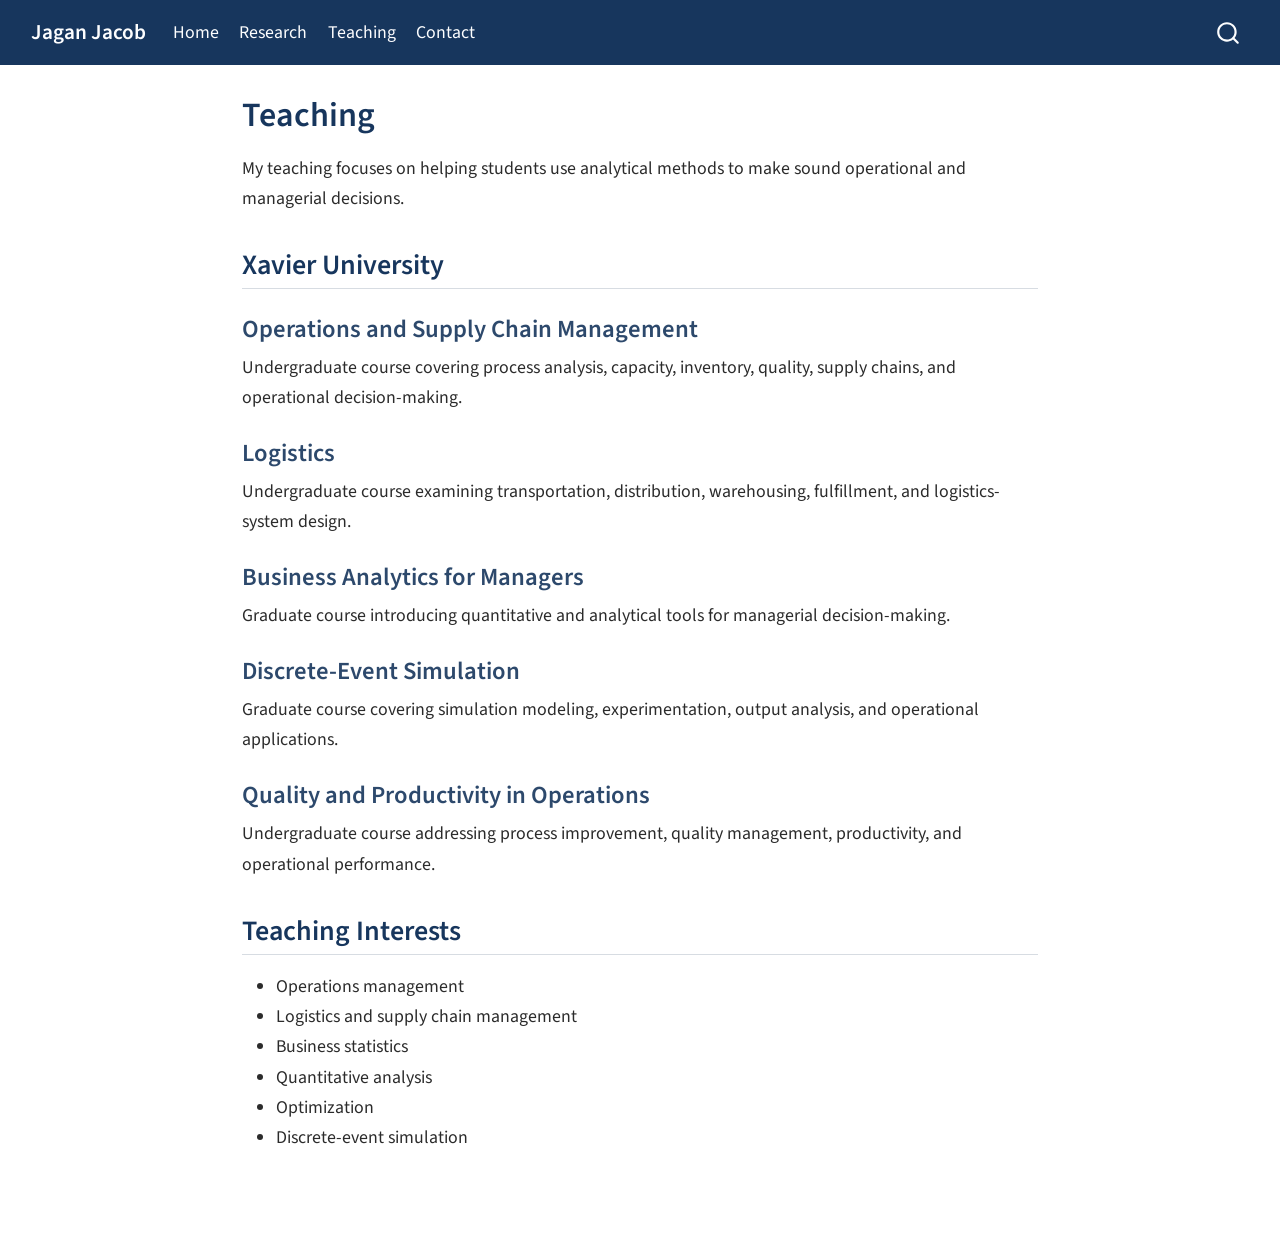
<file: docs/teaching.html>
<!DOCTYPE html>
<html xmlns="http://www.w3.org/1999/xhtml" lang="en" xml:lang="en"><head>

<meta charset="utf-8">
<meta name="generator" content="quarto-1.10.18">

<meta name="viewport" content="width=device-width, initial-scale=1.0, user-scalable=yes">


<title>Teaching – Jagan Jacob</title>
<style>
/* Default styles provided by pandoc.
** See https://pandoc.org/MANUAL.html#variables-for-html for config info.
*/
span.smallcaps{font-variant: small-caps;}
div.columns{display: flex; gap: 1.5em;}
div.column{flex: auto;}
@media screen {
div.columns{gap: min(4vw, 1.5em);}
div.column{overflow-x: auto;}
}
div.hanging-indent{margin-left: 1.5em; text-indent: -1.5em;}
ul.task-list{list-style: none;}
ul.task-list li input[type="checkbox"] {
  width: 0.8em;
  margin: 0 0.8em 0.2em -1em; /* quarto-specific, see https://github.com/quarto-dev/quarto-cli/issues/4556 */ 
  vertical-align: middle;
}
</style>


<script src="site_libs/quarto-nav/quarto-nav.js"></script>
<script src="site_libs/quarto-nav/headroom.min.js"></script>
<script src="site_libs/clipboard/clipboard.min.js"></script>
<script src="site_libs/quarto-search/autocomplete.umd.js"></script>
<script src="site_libs/quarto-search/fuse.min.js"></script>
<script src="site_libs/quarto-search/quarto-search.js"></script>
<meta name="quarto:offset" content="./">
<script src="site_libs/quarto-html/quarto.js" type="module"></script>
<script src="site_libs/quarto-html/tabsets/tabsets.js" type="module"></script>
<script src="site_libs/quarto-html/popper.min.js"></script>
<script src="site_libs/quarto-html/tippy.umd.min.js"></script>
<script src="site_libs/quarto-html/anchor.min.js"></script>
<link href="site_libs/quarto-html/tippy.css" rel="stylesheet">
<link href="site_libs/quarto-html/quarto-syntax-highlighting-64a204ab8560d761af7679ceaba22944.css" rel="stylesheet" id="quarto-text-highlighting-styles">
<script src="site_libs/bootstrap/bootstrap.min.js"></script>
<link href="site_libs/bootstrap/bootstrap-icons.css" rel="stylesheet">
<link href="site_libs/bootstrap/bootstrap-221fb94c3ec07aa7e68c2d5abc4fc18e.min.css" rel="stylesheet" append-hash="true" id="quarto-bootstrap" data-mode="light">
<script id="quarto-search-options" type="application/json">{
  "location": "navbar",
  "copy-button": false,
  "collapse-after": 3,
  "panel-placement": "end",
  "type": "overlay",
  "limit": 50,
  "keyboard-shortcut": [
    "f",
    "/",
    "s"
  ],
  "show-item-context": false,
  "language": {
    "search-no-results-text": "No results",
    "search-matching-documents-text": "matching documents",
    "search-copy-link-title": "Copy link to search",
    "search-hide-matches-text": "Hide additional matches",
    "search-more-match-text": "more match in this document",
    "search-more-matches-text": "more matches in this document",
    "search-clear-button-title": "Clear",
    "search-text-placeholder": "",
    "search-detached-cancel-button-title": "Cancel",
    "search-submit-button-title": "Submit",
    "search-label": "Search"
  }
}</script>
<meta name="google-site-verification" content="f1T9qI0t4n9MyY-azlGDOD3_P9FEC4noWMLxddckYcs">


<link rel="stylesheet" href="styles.css">
</head>

<body class="nav-fixed fullcontent quarto-light">

<div id="quarto-search-results"></div>
  <header id="quarto-header" class="headroom fixed-top">
    <nav class="navbar navbar-expand-lg " data-bs-theme="dark">
      <div class="navbar-container container-fluid">
      <div class="navbar-brand-container mx-auto">
    <a class="navbar-brand" href="./index.html">
    <span class="navbar-title">Jagan Jacob</span>
    </a>
  </div>
            <div id="quarto-search" class="" title="Search"></div>
          <button class="navbar-toggler" type="button" data-bs-toggle="collapse" data-bs-target="#navbarCollapse" aria-controls="navbarCollapse" role="menu" aria-expanded="false" aria-label="Toggle navigation" onclick="if (window.quartoToggleHeadroom) { window.quartoToggleHeadroom(); }">
  <span class="navbar-toggler-icon"></span>
</button>
          <div class="collapse navbar-collapse" id="navbarCollapse">
            <ul class="navbar-nav navbar-nav-scroll me-auto">
  <li class="nav-item">
    <a class="nav-link" href="./index.html"> 
<span class="menu-text">Home</span></a>
  </li>  
  <li class="nav-item">
    <a class="nav-link" href="./research.html"> 
<span class="menu-text">Research</span></a>
  </li>  
  <li class="nav-item">
    <a class="nav-link active" href="./teaching.html" aria-current="page"> 
<span class="menu-text">Teaching</span></a>
  </li>  
  <li class="nav-item">
    <a class="nav-link" href="./contact.html"> 
<span class="menu-text">Contact</span></a>
  </li>  
</ul>
          </div> <!-- /navcollapse -->
            <div class="quarto-navbar-tools">
</div>
      </div> <!-- /container-fluid -->
    </nav>
</header>
<!-- content -->
<div id="quarto-content" class="quarto-container page-columns page-rows-contents page-layout-article page-navbar">
<!-- sidebar -->
<!-- margin-sidebar -->
    
<!-- main -->
<main class="content" id="quarto-document-content">

<header id="title-block-header" class="quarto-title-block default">
<div class="quarto-title">
<h1 class="title">Teaching</h1>
</div>



<div class="quarto-title-meta">

    
  
    
  </div>
  


</header>


<p>My teaching focuses on helping students use analytical methods to make sound operational and managerial decisions.</p>
<section id="xavier-university" class="level2">
<h2 class="anchored" data-anchor-id="xavier-university">Xavier University</h2>
<section id="operations-and-supply-chain-management" class="level3">
<h3 class="anchored" data-anchor-id="operations-and-supply-chain-management">Operations and Supply Chain Management</h3>
<p>Undergraduate course covering process analysis, capacity, inventory, quality, supply chains, and operational decision-making.</p>
</section>
<section id="logistics" class="level3">
<h3 class="anchored" data-anchor-id="logistics">Logistics</h3>
<p>Undergraduate course examining transportation, distribution, warehousing, fulfillment, and logistics-system design.</p>
</section>
<section id="business-analytics-for-managers" class="level3">
<h3 class="anchored" data-anchor-id="business-analytics-for-managers">Business Analytics for Managers</h3>
<p>Graduate course introducing quantitative and analytical tools for managerial decision-making.</p>
</section>
<section id="discrete-event-simulation" class="level3">
<h3 class="anchored" data-anchor-id="discrete-event-simulation">Discrete-Event Simulation</h3>
<p>Graduate course covering simulation modeling, experimentation, output analysis, and operational applications.</p>
</section>
<section id="quality-and-productivity-in-operations" class="level3">
<h3 class="anchored" data-anchor-id="quality-and-productivity-in-operations">Quality and Productivity in Operations</h3>
<p>Undergraduate course addressing process improvement, quality management, productivity, and operational performance.</p>
</section>
</section>
<section id="teaching-interests" class="level2">
<h2 class="anchored" data-anchor-id="teaching-interests">Teaching Interests</h2>
<ul>
<li>Operations management</li>
<li>Logistics and supply chain management</li>
<li>Business statistics</li>
<li>Quantitative analysis</li>
<li>Optimization</li>
<li>Discrete-event simulation</li>
</ul>


</section>

</main> <!-- /main -->
<script id="quarto-html-after-body" type="application/javascript">
  window.document.addEventListener("DOMContentLoaded", function (event) {
    const icon = "";
    const anchorJS = new window.AnchorJS();
    anchorJS.options = {
      placement: 'right',
      icon: icon
    };
    anchorJS.add('.anchored');
    const isCodeAnnotation = (el) => {
      for (const clz of el.classList) {
        if (clz.startsWith('code-annotation-')) {                     
          return true;
        }
      }
      return false;
    }
    const onCopySuccess = function(e) {
      // button target
      const button = e.trigger;
      // don't keep focus
      button.blur();
      // flash "checked"
      button.classList.add('code-copy-button-checked');
      var currentTitle = button.getAttribute("title");
      button.setAttribute("title", "Copied!");
      let tooltip;
      if (window.bootstrap) {
        button.setAttribute("data-bs-toggle", "tooltip");
        button.setAttribute("data-bs-placement", "left");
        button.setAttribute("data-bs-title", "Copied!");
        tooltip = new bootstrap.Tooltip(button, 
          { trigger: "manual", 
            customClass: "code-copy-button-tooltip",
            offset: [0, -8]});
        tooltip.show();    
      }
      setTimeout(function() {
        if (tooltip) {
          tooltip.hide();
          button.removeAttribute("data-bs-title");
          button.removeAttribute("data-bs-toggle");
          button.removeAttribute("data-bs-placement");
        }
        button.setAttribute("title", currentTitle);
        button.classList.remove('code-copy-button-checked');
      }, 1000);
      // clear code selection
      e.clearSelection();
    }
    const getTextToCopy = function(trigger) {
      const outerScaffold = trigger.parentElement.cloneNode(true);
      const codeEl = outerScaffold.querySelector('code');
      for (const childEl of codeEl.children) {
        if (isCodeAnnotation(childEl)) {
          childEl.remove();
        }
      }
      return codeEl.innerText;
    }
    const clipboard = new window.ClipboardJS('.code-copy-button:not([data-in-quarto-modal])', {
      text: getTextToCopy
    });
    clipboard.on('success', onCopySuccess);
    if (window.document.getElementById('quarto-embedded-source-code-modal')) {
      const clipboardModal = new window.ClipboardJS('.code-copy-button[data-in-quarto-modal]', {
        text: getTextToCopy,
        container: window.document.getElementById('quarto-embedded-source-code-modal')
      });
      clipboardModal.on('success', onCopySuccess);
    }
      var localhostRegex = new RegExp(/^(?:http|https):\/\/localhost\:?[0-9]*\//);
      var mailtoRegex = new RegExp(/^mailto:/);
        var filterRegex = new RegExp('/' + window.location.host + '/');
      var isInternal = (href) => {
          return filterRegex.test(href) || localhostRegex.test(href) || mailtoRegex.test(href);
      }
      // Inspect non-navigation links and adorn them if external
     var links = window.document.querySelectorAll('a[href]:not(.nav-link):not(.navbar-brand):not(.toc-action):not(.sidebar-link):not(.sidebar-item-toggle):not(.pagination-link):not(.no-external):not([aria-hidden]):not(.dropdown-item):not(.quarto-navigation-tool):not(.about-link)');
      for (var i=0; i<links.length; i++) {
        const link = links[i];
        if (!isInternal(link.href)) {
          // undo the damage that might have been done by quarto-nav.js in the case of
          // links that we want to consider external
          if (link.dataset.originalHref !== undefined) {
            link.href = link.dataset.originalHref;
          }
            // target, if specified
            link.setAttribute("target", "_blank");
            if (link.getAttribute("rel") === null) {
              link.setAttribute("rel", "noopener");
            }
        }
      }
    function tippyHover(el, contentFn, onTriggerFn, onUntriggerFn) {
      const config = {
        allowHTML: true,
        maxWidth: 500,
        delay: 100,
        arrow: false,
        appendTo: function(el) {
            return el.parentElement;
        },
        interactive: true,
        interactiveBorder: 10,
        theme: 'quarto',
        placement: 'bottom-start',
      };
      if (contentFn) {
        config.content = contentFn;
      }
      if (onTriggerFn) {
        config.onTrigger = onTriggerFn;
      }
      if (onUntriggerFn) {
        config.onUntrigger = onUntriggerFn;
      }
      window.tippy(el, config); 
    }
    const noterefs = window.document.querySelectorAll('a[role="doc-noteref"]');
    for (var i=0; i<noterefs.length; i++) {
      const ref = noterefs[i];
      tippyHover(ref, function() {
        // use id or data attribute instead here
        let href = ref.getAttribute('data-footnote-href') || ref.getAttribute('href');
        try { href = new URL(href).hash; } catch {}
        const id = href.replace(/^#\/?/, "");
        const note = window.document.getElementById(id);
        if (note) {
          return note.innerHTML;
        } else {
          return "";
        }
      });
    }
    const xrefs = window.document.querySelectorAll('a.quarto-xref');
    const processXRef = (id, note) => {
      // Strip column container classes
      const stripColumnClz = (el) => {
        el.classList.remove("page-full", "page-columns");
        if (el.children) {
          for (const child of el.children) {
            stripColumnClz(child);
          }
        }
      }
      stripColumnClz(note)
      if (id === null || id.startsWith('sec-')) {
        // Special case sections, only their first couple elements
        const container = document.createElement("div");
        if (note.children && note.children.length > 2) {
          container.appendChild(note.children[0].cloneNode(true));
          for (let i = 1; i < note.children.length; i++) {
            const child = note.children[i];
            if (child.tagName === "P" && child.innerText === "") {
              continue;
            } else {
              container.appendChild(child.cloneNode(true));
              break;
            }
          }
          if (window.Quarto?.typesetMath) {
            window.Quarto.typesetMath(container);
          }
          return container.innerHTML
        } else {
          if (window.Quarto?.typesetMath) {
            window.Quarto.typesetMath(note);
          }
          return note.innerHTML;
        }
      } else {
        // Remove any anchor links if they are present
        const anchorLink = note.querySelector('a.anchorjs-link');
        if (anchorLink) {
          anchorLink.remove();
        }
        if (window.Quarto?.typesetMath) {
          window.Quarto.typesetMath(note);
        }
        if (note.classList.contains("callout")) {
          return note.outerHTML;
        } else {
          return note.innerHTML;
        }
      }
    }
    for (var i=0; i<xrefs.length; i++) {
      const xref = xrefs[i];
      tippyHover(xref, undefined, function(instance) {
        instance.disable();
        let url = xref.getAttribute('href');
        let hash = undefined; 
        if (url.startsWith('#')) {
          hash = url;
        } else {
          try { hash = new URL(url).hash; } catch {}
        }
        if (hash) {
          const id = hash.replace(/^#\/?/, "");
          const note = window.document.getElementById(id);
          if (note !== null) {
            try {
              const html = processXRef(id, note.cloneNode(true));
              instance.setContent(html);
            } finally {
              instance.enable();
              instance.show();
            }
          } else {
            // See if we can fetch this
            fetch(url.split('#')[0])
            .then(res => res.text())
            .then(html => {
              const parser = new DOMParser();
              const htmlDoc = parser.parseFromString(html, "text/html");
              const note = htmlDoc.getElementById(id);
              if (note !== null) {
                const html = processXRef(id, note);
                instance.setContent(html);
              } 
            }).finally(() => {
              instance.enable();
              instance.show();
            });
          }
        } else {
          // See if we can fetch a full url (with no hash to target)
          // This is a special case and we should probably do some content thinning / targeting
          fetch(url)
          .then(res => res.text())
          .then(html => {
            const parser = new DOMParser();
            const htmlDoc = parser.parseFromString(html, "text/html");
            const note = htmlDoc.querySelector('main.content');
            if (note !== null) {
              // This should only happen for chapter cross references
              // (since there is no id in the URL)
              // remove the first header
              if (note.children.length > 0 && note.children[0].tagName === "HEADER") {
                note.children[0].remove();
              }
              const html = processXRef(null, note);
              instance.setContent(html);
            } 
          }).finally(() => {
            instance.enable();
            instance.show();
          });
        }
      }, function(instance) {
      });
    }
        let selectedAnnoteEl;
        const selectorForAnnotation = ( cell, annotation) => {
          let cellAttr = 'data-code-cell="' + cell + '"';
          let lineAttr = 'data-code-annotation="' +  annotation + '"';
          const selector = 'span[' + cellAttr + '][' + lineAttr + ']';
          return selector;
        }
        const selectCodeLines = (annoteEl) => {
          const doc = window.document;
          const targetCell = annoteEl.getAttribute("data-target-cell");
          const targetAnnotation = annoteEl.getAttribute("data-target-annotation");
          const annoteSpan = window.document.querySelector(selectorForAnnotation(targetCell, targetAnnotation));
          const lines = annoteSpan.getAttribute("data-code-lines").split(",");
          const lineIds = lines.map((line) => {
            return targetCell + "-" + line;
          })
          let top = null;
          let height = null;
          let parent = null;
          if (lineIds.length > 0) {
              //compute the position of the single el (top and bottom and make a div)
              const el = window.document.getElementById(lineIds[0]);
              top = el.offsetTop;
              height = el.offsetHeight;
              parent = el.parentElement.parentElement;
            if (lineIds.length > 1) {
              const lastEl = window.document.getElementById(lineIds[lineIds.length - 1]);
              const bottom = lastEl.offsetTop + lastEl.offsetHeight;
              height = bottom - top;
            }
            if (top !== null && height !== null && parent !== null) {
              // cook up a div (if necessary) and position it 
              let div = window.document.getElementById("code-annotation-line-highlight");
              if (div === null) {
                div = window.document.createElement("div");
                div.setAttribute("id", "code-annotation-line-highlight");
                div.style.position = 'absolute';
                parent.appendChild(div);
              }
              div.style.top = top - 2 + "px";
              div.style.height = height + 4 + "px";
              div.style.left = 0;
              let gutterDiv = window.document.getElementById("code-annotation-line-highlight-gutter");
              if (gutterDiv === null) {
                gutterDiv = window.document.createElement("div");
                gutterDiv.setAttribute("id", "code-annotation-line-highlight-gutter");
                gutterDiv.style.position = 'absolute';
                const codeCell = window.document.getElementById(targetCell);
                const gutter = codeCell.querySelector('.code-annotation-gutter');
                gutter.appendChild(gutterDiv);
              }
              gutterDiv.style.top = top - 2 + "px";
              gutterDiv.style.height = height + 4 + "px";
            }
            selectedAnnoteEl = annoteEl;
          }
        };
        const unselectCodeLines = () => {
          const elementsIds = ["code-annotation-line-highlight", "code-annotation-line-highlight-gutter"];
          elementsIds.forEach((elId) => {
            const div = window.document.getElementById(elId);
            if (div) {
              div.remove();
            }
          });
          selectedAnnoteEl = undefined;
        };
          // Handle positioning of the toggle
      window.addEventListener(
        "resize",
        throttle(() => {
          elRect = undefined;
          if (selectedAnnoteEl) {
            selectCodeLines(selectedAnnoteEl);
          }
        }, 10)
      );
      function throttle(fn, ms) {
      let throttle = false;
      let timer;
        return (...args) => {
          if(!throttle) { // first call gets through
              fn.apply(this, args);
              throttle = true;
          } else { // all the others get throttled
              if(timer) clearTimeout(timer); // cancel #2
              timer = setTimeout(() => {
                fn.apply(this, args);
                timer = throttle = false;
              }, ms);
          }
        };
      }
        // Attach click handler to the DT
        const annoteDls = window.document.querySelectorAll('dt[data-target-cell]');
        for (const annoteDlNode of annoteDls) {
          annoteDlNode.addEventListener('click', (event) => {
            const clickedEl = event.target;
            if (clickedEl !== selectedAnnoteEl) {
              unselectCodeLines();
              const activeEl = window.document.querySelector('dt[data-target-cell].code-annotation-active');
              if (activeEl) {
                activeEl.classList.remove('code-annotation-active');
              }
              selectCodeLines(clickedEl);
              clickedEl.classList.add('code-annotation-active');
            } else {
              // Unselect the line
              unselectCodeLines();
              clickedEl.classList.remove('code-annotation-active');
            }
          });
        }
    const findCites = (el) => {
      const parentEl = el.parentElement;
      if (parentEl) {
        const cites = parentEl.dataset.cites;
        if (cites) {
          return {
            el,
            cites: cites.split(' ')
          };
        } else {
          return findCites(el.parentElement)
        }
      } else {
        return undefined;
      }
    };
    var bibliorefs = window.document.querySelectorAll('a[role="doc-biblioref"]');
    for (var i=0; i<bibliorefs.length; i++) {
      const ref = bibliorefs[i];
      const citeInfo = findCites(ref);
      if (citeInfo) {
        tippyHover(citeInfo.el, function() {
          var popup = window.document.createElement('div');
          citeInfo.cites.forEach(function(cite) {
            var citeDiv = window.document.createElement('div');
            citeDiv.classList.add('hanging-indent');
            citeDiv.classList.add('csl-entry');
            var biblioDiv = window.document.getElementById('ref-' + cite);
            if (biblioDiv) {
              citeDiv.innerHTML = biblioDiv.innerHTML;
            }
            popup.appendChild(citeDiv);
          });
          return popup.innerHTML;
        });
      }
    }
  });
  </script>
</div> <!-- /content -->




</body></html>
</file>
<file: docs/site_libs/quarto-html/tippy.css>
.tippy-box[data-animation=fade][data-state=hidden]{opacity:0}[data-tippy-root]{max-width:calc(100vw - 10px)}.tippy-box{position:relative;background-color:#333;color:#fff;border-radius:4px;font-size:14px;line-height:1.4;white-space:normal;outline:0;transition-property:transform,visibility,opacity}.tippy-box[data-placement^=top]>.tippy-arrow{bottom:0}.tippy-box[data-placement^=top]>.tippy-arrow:before{bottom:-7px;left:0;border-width:8px 8px 0;border-top-color:initial;transform-origin:center top}.tippy-box[data-placement^=bottom]>.tippy-arrow{top:0}.tippy-box[data-placement^=bottom]>.tippy-arrow:before{top:-7px;left:0;border-width:0 8px 8px;border-bottom-color:initial;transform-origin:center bottom}.tippy-box[data-placement^=left]>.tippy-arrow{right:0}.tippy-box[data-placement^=left]>.tippy-arrow:before{border-width:8px 0 8px 8px;border-left-color:initial;right:-7px;transform-origin:center left}.tippy-box[data-placement^=right]>.tippy-arrow{left:0}.tippy-box[data-placement^=right]>.tippy-arrow:before{left:-7px;border-width:8px 8px 8px 0;border-right-color:initial;transform-origin:center right}.tippy-box[data-inertia][data-state=visible]{transition-timing-function:cubic-bezier(.54,1.5,.38,1.11)}.tippy-arrow{width:16px;height:16px;color:#333}.tippy-arrow:before{content:"";position:absolute;border-color:transparent;border-style:solid}.tippy-content{position:relative;padding:5px 9px;z-index:1}
</file>
<file: docs/site_libs/quarto-html/quarto-syntax-highlighting-64a204ab8560d761af7679ceaba22944.css>
/* quarto syntax highlight colors */
:root {
  --quarto-hl-ot-color: #003B4F;
  --quarto-hl-at-color: #657422;
  --quarto-hl-ss-color: #20794D;
  --quarto-hl-an-color: #5E5E5E;
  --quarto-hl-fu-color: #4758AB;
  --quarto-hl-st-color: #20794D;
  --quarto-hl-cf-color: #003B4F;
  --quarto-hl-op-color: #5E5E5E;
  --quarto-hl-er-color: #AD0000;
  --quarto-hl-bn-color: #AD0000;
  --quarto-hl-al-color: #AD0000;
  --quarto-hl-va-color: #111111;
  --quarto-hl-bu-color: inherit;
  --quarto-hl-ex-color: inherit;
  --quarto-hl-pp-color: #AD0000;
  --quarto-hl-in-color: #5E5E5E;
  --quarto-hl-vs-color: #20794D;
  --quarto-hl-wa-color: #5E5E5E;
  --quarto-hl-do-color: #5E5E5E;
  --quarto-hl-im-color: #00769E;
  --quarto-hl-ch-color: #20794D;
  --quarto-hl-dt-color: #AD0000;
  --quarto-hl-fl-color: #AD0000;
  --quarto-hl-co-color: #5E5E5E;
  --quarto-hl-cv-color: #5E5E5E;
  --quarto-hl-cn-color: #8f5902;
  --quarto-hl-sc-color: #5E5E5E;
  --quarto-hl-dv-color: #AD0000;
  --quarto-hl-kw-color: #003B4F;
}

/* other quarto variables */
:root {
  --quarto-font-monospace: SFMono-Regular, Menlo, Monaco, Consolas, "Liberation Mono", "Courier New", monospace;
}

/* syntax highlight based on Pandoc's rules */
pre > code.sourceCode > span {
  color: #003B4F;
}

code.sourceCode > span {
  color: #003B4F;
}

div.sourceCode,
div.sourceCode pre.sourceCode {
  color: #003B4F;
}

/* Normal */
code span {
  color: #003B4F;
}

/* Alert */
code span.al {
  color: #AD0000;
  font-style: inherit;
}

/* Annotation */
code span.an {
  color: #5E5E5E;
  font-style: inherit;
}

/* Attribute */
code span.at {
  color: #657422;
  font-style: inherit;
}

/* BaseN */
code span.bn {
  color: #AD0000;
  font-style: inherit;
}

/* BuiltIn */
code span.bu {
  font-style: inherit;
}

/* ControlFlow */
code span.cf {
  color: #003B4F;
  font-weight: bold;
  font-style: inherit;
}

/* Char */
code span.ch {
  color: #20794D;
  font-style: inherit;
}

/* Constant */
code span.cn {
  color: #8f5902;
  font-style: inherit;
}

/* Comment */
code span.co {
  color: #5E5E5E;
  font-style: inherit;
}

/* CommentVar */
code span.cv {
  color: #5E5E5E;
  font-style: italic;
}

/* Documentation */
code span.do {
  color: #5E5E5E;
  font-style: italic;
}

/* DataType */
code span.dt {
  color: #AD0000;
  font-style: inherit;
}

/* DecVal */
code span.dv {
  color: #AD0000;
  font-style: inherit;
}

/* Error */
code span.er {
  color: #AD0000;
  font-style: inherit;
}

/* Extension */
code span.ex {
  font-style: inherit;
}

/* Float */
code span.fl {
  color: #AD0000;
  font-style: inherit;
}

/* Function */
code span.fu {
  color: #4758AB;
  font-style: inherit;
}

/* Import */
code span.im {
  color: #00769E;
  font-style: inherit;
}

/* Information */
code span.in {
  color: #5E5E5E;
  font-style: inherit;
}

/* Keyword */
code span.kw {
  color: #003B4F;
  font-weight: bold;
  font-style: inherit;
}

/* Operator */
code span.op {
  color: #5E5E5E;
  font-style: inherit;
}

/* Other */
code span.ot {
  color: #003B4F;
  font-style: inherit;
}

/* Preprocessor */
code span.pp {
  color: #AD0000;
  font-style: inherit;
}

/* SpecialChar */
code span.sc {
  color: #5E5E5E;
  font-style: inherit;
}

/* SpecialString */
code span.ss {
  color: #20794D;
  font-style: inherit;
}

/* String */
code span.st {
  color: #20794D;
  font-style: inherit;
}

/* Variable */
code span.va {
  color: #111111;
  font-style: inherit;
}

/* VerbatimString */
code span.vs {
  color: #20794D;
  font-style: inherit;
}

/* Warning */
code span.wa {
  color: #5E5E5E;
  font-style: italic;
}

.prevent-inlining {
  content: "</";
}

/*# sourceMappingURL=9d8d5bb603a83b8298b89080a598c93b.css.map */
</file>
<file: docs/styles.css>
body {
  font-size: 1.05rem;
  line-height: 1.7;
  color: #2b2b2b;
}

h1,
h2,
h3 {
  color: #17365d;
  font-weight: 600;
}

h2 {
  margin-top: 2rem;
  padding-bottom: 0.3rem;
  border-bottom: 1px solid #d7dce2;
}

.navbar {
  background-color: #17365d !important;
}

.navbar-title {
  font-weight: 600;
}

a {
  color: #245a93;
}

a:hover {
  color: #17365d;
}

.btn-primary {
  background-color: #17365d;
  border-color: #17365d;
}

.btn-outline-primary {
  color: #17365d;
  border-color: #17365d;
}

main.content {
  max-width: 1000px;
}

.page-footer {
  margin-top: 3rem;
  font-size: 0.9rem;
}
</file>
